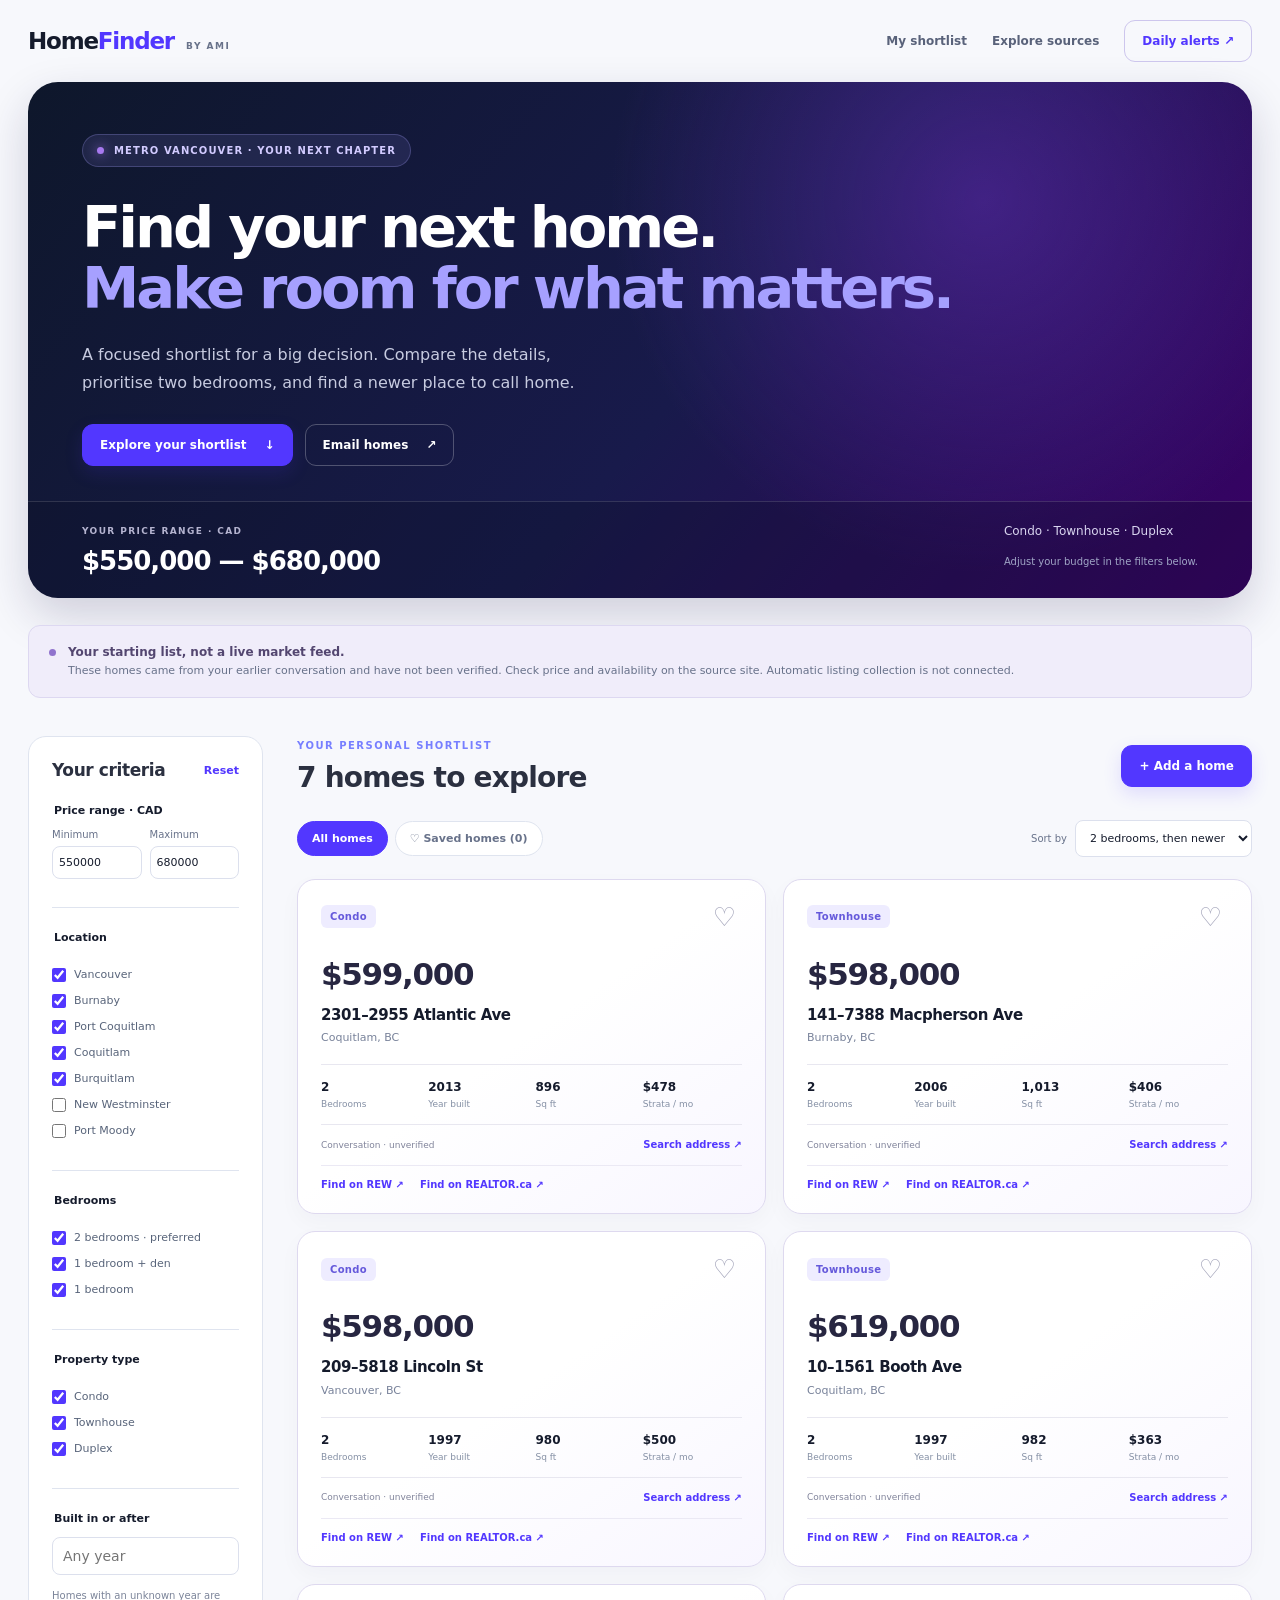
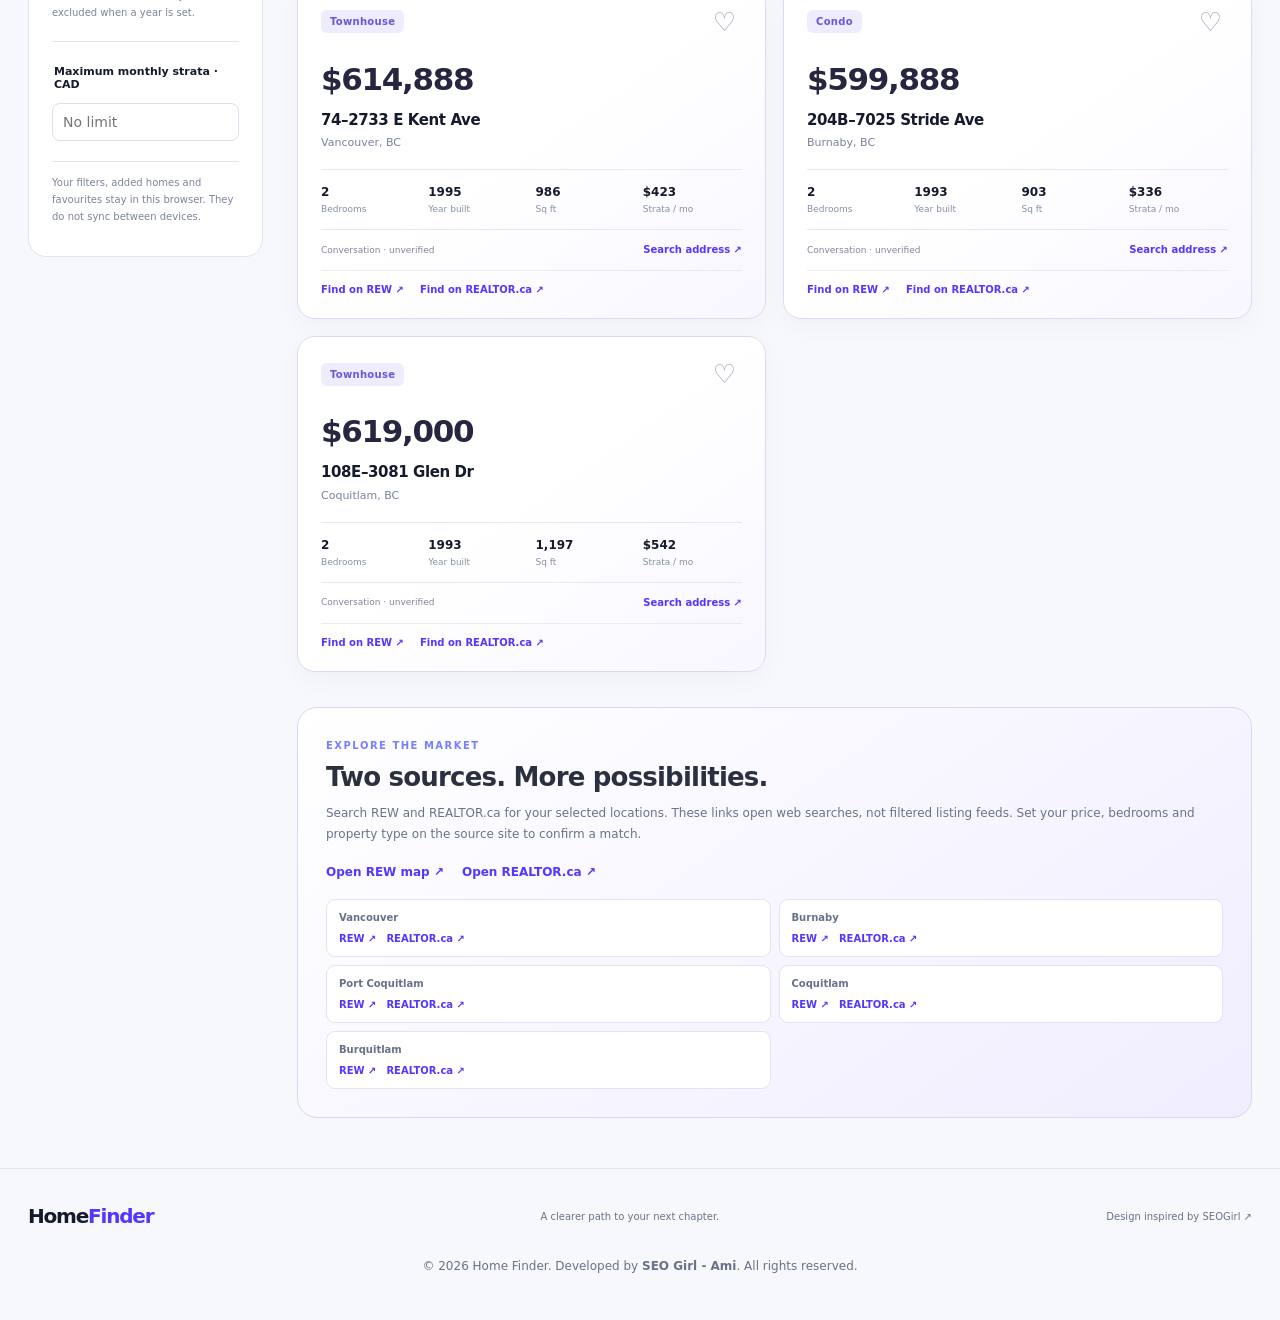
<file: index.html>
<!doctype html>
<html lang="en" dir="ltr"><head><meta charset="utf-8"><meta name="viewport" content="width=device-width,initial-scale=1"><title>Home Finder · Ami</title><meta name="description" content="A personal home shortlist for Metro Vancouver. Compare homes, explore REW and REALTOR.ca, and email your favourites."><link rel="icon" href="data:image/svg+xml,%3Csvg xmlns='http://www.w3.org/2000/svg' viewBox='0 0 32 32'%3E%3Crect width='32' height='32' rx='9' fill='%235237ff'/%3E%3Cpath d='M7 16L16 8l9 8v10h-7v-7h-4v7H7z' fill='white'/%3E%3C/svg%3E"><link rel="stylesheet" href="style.css"></head>
<body><header><a class="brand" href="./">Home<span>Finder</span><small>BY AMI</small></a><nav><a href="#workspace">My shortlist</a><a href="#sources">Explore sources</a><button id="daily-open" class="outline">Daily alerts ↗</button></nav></header>
<main><section class="intro"><div class="hero-copy"><span class="eyebrow badge"><i></i> METRO VANCOUVER · YOUR NEXT CHAPTER</span><h1>Find your next home.<br><em>Make room for what matters.</em></h1><p>A focused shortlist for a big decision. Compare the details,<br class="desktop-br"> prioritise two bedrooms, and find a newer place to call home.</p><div class="hero-actions"><a class="primary link-button" href="#workspace">Explore your shortlist <span>↓</span></a><button id="email-open" class="outline">Email homes <span>↗</span></button></div></div><div class="summary"><span>YOUR PRICE RANGE · CAD</span><strong id="budget-summary">$550,000 — $680,000</strong><div>Condo · Townhouse · Duplex</div><small>Adjust your budget in the filters below.</small></div></section>
<div class="notice"><span class="notice-dot"></span><div><strong>Your starting list, not a live market feed.</strong><p>These homes came from your earlier conversation and have not been verified. Check price and availability on the source site. Automatic listing collection is not connected.</p></div></div>
<section class="workspace" id="workspace"><aside class="filters"><div class="filter-title"><h2>Your criteria</h2><button id="reset" class="text-btn">Reset</button></div><fieldset><legend>Price range · CAD</legend><div class="prices"><label>Minimum<input id="min" type="number" min="0" step="1000" value="550000"></label><label>Maximum<input id="max" type="number" min="0" step="1000" value="680000"></label></div><p id="price-error" role="alert"></p></fieldset><fieldset><legend>Location</legend><div id="cities"></div></fieldset><fieldset><legend>Bedrooms</legend><div id="beds"></div></fieldset><fieldset><legend>Property type</legend><div id="types"></div></fieldset><fieldset><legend>Built in or after</legend><input id="year" aria-label="Earliest construction year" type="number" min="1900" max="2035" placeholder="Any year"><small>Homes with an unknown year are excluded when a year is set.</small></fieldset><fieldset><legend>Maximum monthly strata · CAD</legend><input id="strata" aria-label="Maximum monthly strata fee" type="number" min="0" step="1" placeholder="No limit"></fieldset><p class="local-note">Your filters, added homes and favourites stay in this browser. They do not sync between devices.</p></aside>
<section class="results"><div class="result-top"><div><span class="eyebrow">YOUR PERSONAL SHORTLIST</span><h2><span id="count">0</span> homes to explore</h2></div><button id="add-open" class="primary">+ Add a home</button></div><div class="toolbar"><div class="switcher"><button id="all" aria-pressed="true">All homes</button><button id="saved" aria-pressed="false">♡ Saved homes</button></div><label class="sort-label">Sort by<select id="sort"><option value="match">2 bedrooms, then newer</option><option value="year">Newest buildings</option><option value="price">Lowest price</option><option value="strata">Lowest strata</option><option value="added">Recently added</option></select></label></div><div id="cards" class="cards"></div>
<section class="sources" id="sources"><span class="eyebrow">EXPLORE THE MARKET</span><h2>Two sources. More possibilities.</h2><p>Search REW and REALTOR.ca for your selected locations. These links open web searches, not filtered listing feeds. Set your price, bedrooms and property type on the source site to confirm a match.</p><div class="source-direct"><a href="https://www.rew.ca/map" target="_blank" rel="noopener noreferrer">Open REW map ↗</a><a href="https://www.realtor.ca/" target="_blank" rel="noopener noreferrer">Open REALTOR.ca ↗</a></div><div id="source-links"></div></section></section></section></main>
<footer style="flex-wrap:wrap"><a class="brand" href="./">Home<span>Finder</span></a><span>A clearer path to your next chapter.</span><a href="https://www.seogirl.ca/" target="_blank" rel="noopener noreferrer">Design inspired by SEOGirl ↗</a><p style="flex-basis:100%;text-align:center;font-size:12px">© 2026 Home Finder. Developed by <strong>SEO Girl - Ami</strong>. All rights reserved.</p></footer>
<dialog id="daily"><div class="dialog-head"><h2>Fresh listings, daily.</h2><button class="close" aria-label="Close">×</button></div><div class="status-label">Automatic emails from this app: not connected</div><p>Use REW’s saved-search alerts for daily listing emails:</p><ol><li>Sign in to your REW account.</li><li>Choose your locations, $550,000–$680,000 budget, bedrooms and property types.</li><li>Select <b>Save Search</b>, then set <b>New listing property alerts</b> to <b>Daily</b>.</li></ol><div class="dialog-actions"><a class="primary link-button" href="https://www.rew.ca/map" target="_blank" rel="noopener noreferrer">Set up on REW ↗</a><a class="outline link-button" href="https://www.realtor.ca/" target="_blank" rel="noopener noreferrer">Explore REALTOR.ca ↗</a></div><p class="dialog-note">Alerts are managed by the source website. Adding an email address here does not subscribe you. Use “Email homes” to prepare a message with homes from your shortlist.</p></dialog>
<dialog id="add"><div class="dialog-head"><h2>Add a home</h2><button class="close" aria-label="Close">×</button></div><p>Paste a REW, REALTOR.ca or other listing link and enter its details. This saves the home in this browser; it does not import or verify the listing.</p><form id="add-form"><label>Address<input name="address" required maxlength="160"></label><label>Listing URL<input name="url" type="url" required placeholder="https://www.realtor.ca/…"></label><div class="form-grid"><label>Price · CAD<input name="price" type="number" required min="1" max="100000000"></label><label>Location<select name="city" id="add-city"></select></label><label>Bedrooms<select name="bed"><option value="2">2 bedrooms</option><option value="1den">1 bedroom + den</option><option value="1">1 bedroom</option></select></label><label>Property type<select name="type"><option value="Condo">Condo</option><option value="Townhouse">Townhouse</option><option value="Duplex">Duplex</option></select></label><label>Year built<input name="year" type="number" min="1900" max="2035"></label><label>Area · sq ft<input name="area" type="number" min="1" max="100000"></label><label>Monthly strata · CAD<input name="strata" type="number" min="0" max="100000" step="0.01"></label></div><p id="add-error" role="alert"></p><button class="primary" type="submit">Add to shortlist</button></form></dialog>
<dialog id="email"><div class="dialog-head"><h2>Email your shortlist</h2><button class="close" aria-label="Close">×</button></div><p>Prepare a message, then review and send it from your email app. No email is sent automatically.</p><form id="email-form"><label>To <span class="optional">(optional)</span><input id="email-to" type="email" placeholder="you@example.com" autocomplete="email" maxlength="254"></label><label>Include<select id="email-scope"><option value="saved">All saved homes</option><option value="visible">Currently visible homes</option></select></label><label>Subject<input id="email-subject" value="My Metro Vancouver home shortlist" required maxlength="160"></label><label>Message preview<textarea id="email-body" readonly rows="9"></textarea></label><p id="email-error" role="alert"></p><div class="dialog-actions"><button class="primary" type="submit">Open email draft ↗</button><button class="outline" type="button" id="download-email">Download email draft</button><button class="text-btn" type="button" id="copy-email">Copy message</button></div><p class="dialog-note">Requires an email app configured on your device. For a long shortlist, download the draft (.eml) or copy the message. The recipient address is not saved.</p></form></dialog>
<div id="toast" role="status" aria-live="polite"></div><script src="app.js"></script></body></html>
</file>
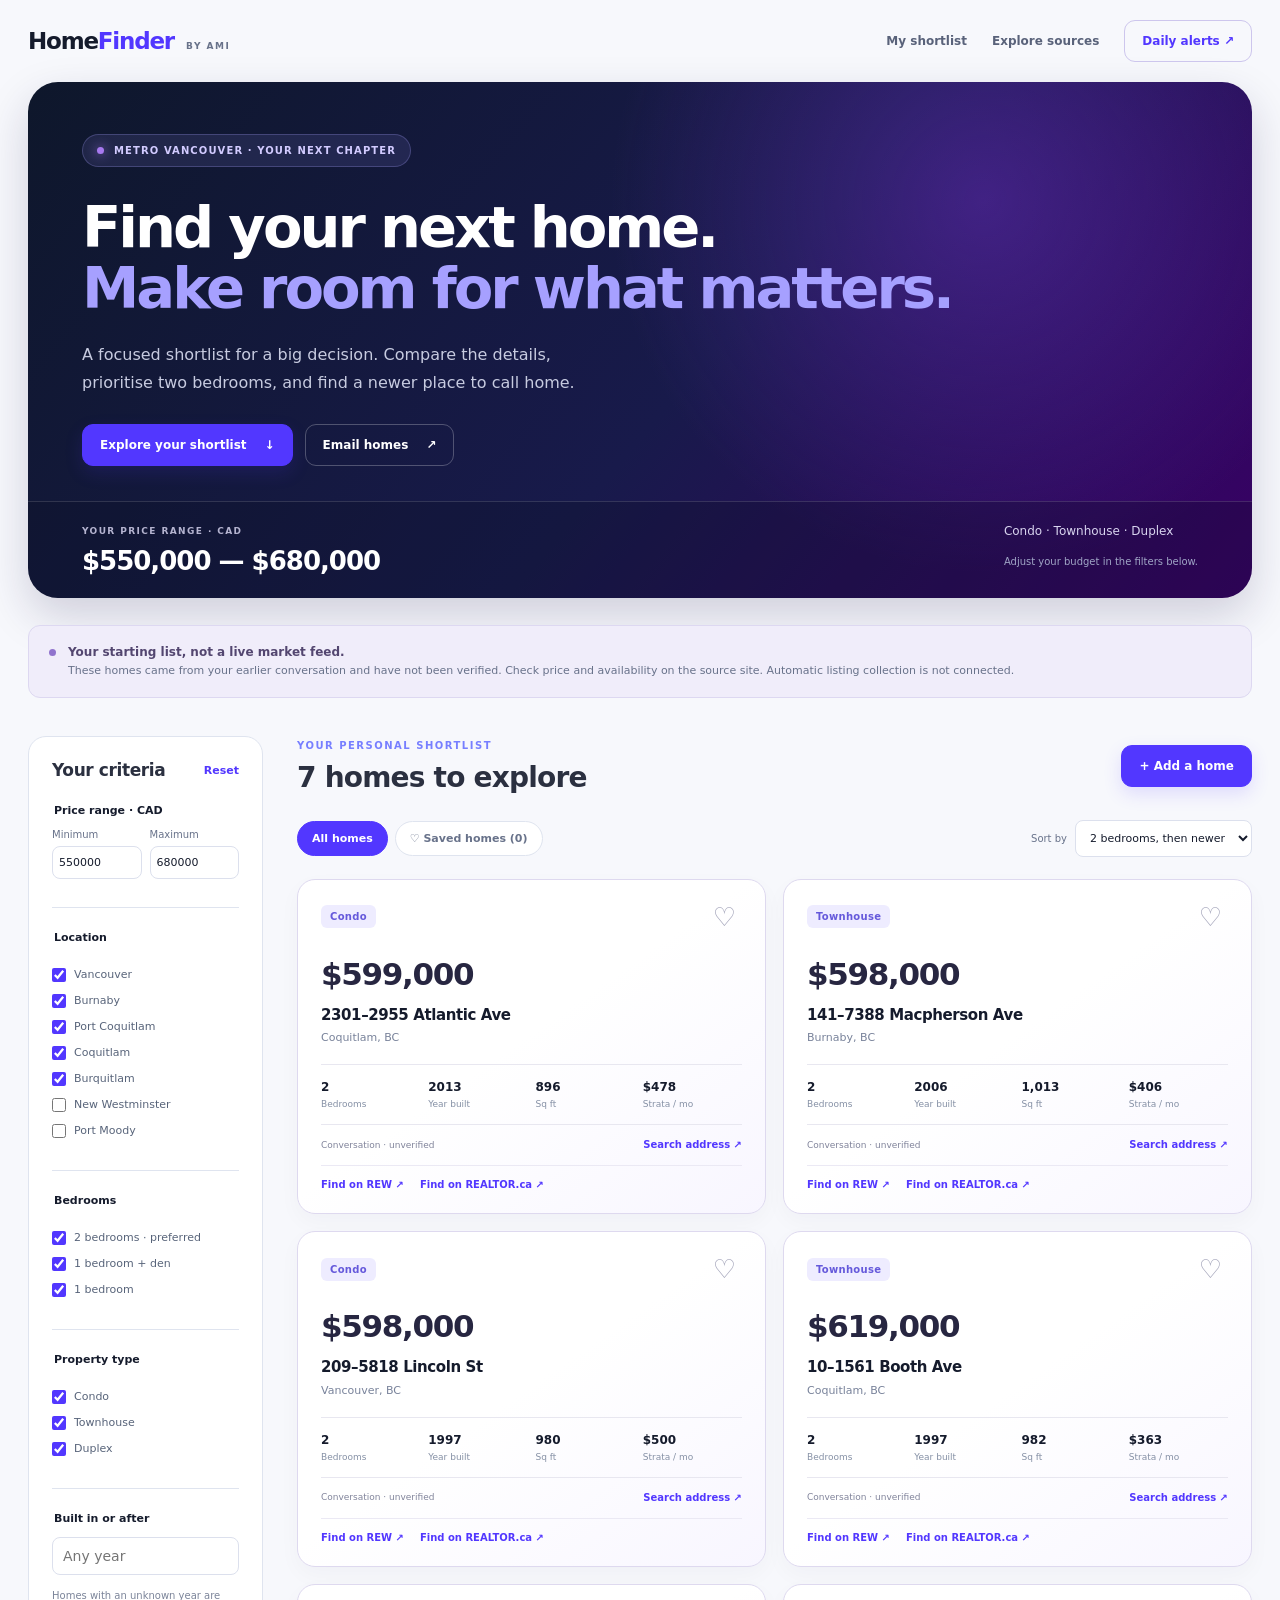
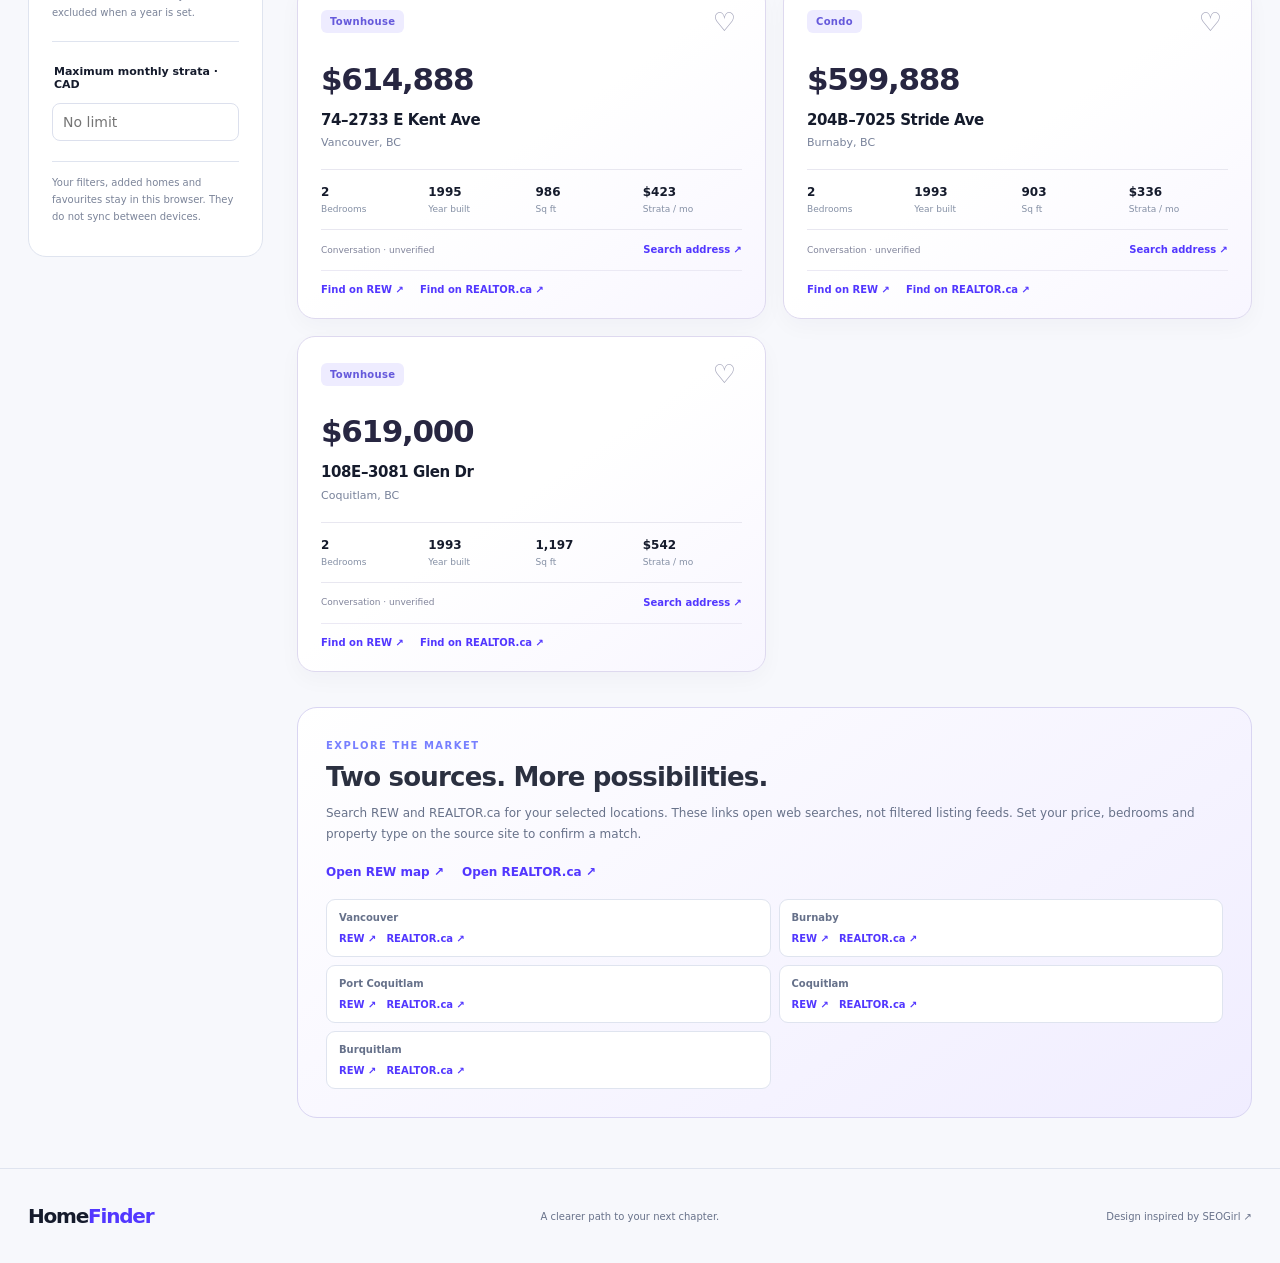
<file: source/index.html>
<!doctype html>
<html lang="en" dir="ltr"><head><meta charset="utf-8"><meta name="viewport" content="width=device-width,initial-scale=1"><title>Home Finder · Ami</title><meta name="description" content="A personal home shortlist for Metro Vancouver. Compare homes, explore REW and REALTOR.ca, and email your favourites."><link rel="icon" href="data:image/svg+xml,%3Csvg xmlns='http://www.w3.org/2000/svg' viewBox='0 0 32 32'%3E%3Crect width='32' height='32' rx='9' fill='%235237ff'/%3E%3Cpath d='M7 16L16 8l9 8v10h-7v-7h-4v7H7z' fill='white'/%3E%3C/svg%3E"><link rel="stylesheet" href="style.css"></head>
<body><header><a class="brand" href="./">Home<span>Finder</span><small>BY AMI</small></a><nav><a href="#workspace">My shortlist</a><a href="#sources">Explore sources</a><button id="daily-open" class="outline">Daily alerts ↗</button></nav></header>
<main><section class="intro"><div class="hero-copy"><span class="eyebrow badge"><i></i> METRO VANCOUVER · YOUR NEXT CHAPTER</span><h1>Find your next home.<br><em>Make room for what matters.</em></h1><p>A focused shortlist for a big decision. Compare the details,<br class="desktop-br"> prioritise two bedrooms, and find a newer place to call home.</p><div class="hero-actions"><a class="primary link-button" href="#workspace">Explore your shortlist <span>↓</span></a><button id="email-open" class="outline">Email homes <span>↗</span></button></div></div><div class="summary"><span>YOUR PRICE RANGE · CAD</span><strong id="budget-summary">$550,000 — $680,000</strong><div>Condo · Townhouse · Duplex</div><small>Adjust your budget in the filters below.</small></div></section>
<div class="notice"><span class="notice-dot"></span><div><strong>Your starting list, not a live market feed.</strong><p>These homes came from your earlier conversation and have not been verified. Check price and availability on the source site. Automatic listing collection is not connected.</p></div></div>
<section class="workspace" id="workspace"><aside class="filters"><div class="filter-title"><h2>Your criteria</h2><button id="reset" class="text-btn">Reset</button></div><fieldset><legend>Price range · CAD</legend><div class="prices"><label>Minimum<input id="min" type="number" min="0" step="1000" value="550000"></label><label>Maximum<input id="max" type="number" min="0" step="1000" value="680000"></label></div><p id="price-error" role="alert"></p></fieldset><fieldset><legend>Location</legend><div id="cities"></div></fieldset><fieldset><legend>Bedrooms</legend><div id="beds"></div></fieldset><fieldset><legend>Property type</legend><div id="types"></div></fieldset><fieldset><legend>Built in or after</legend><input id="year" aria-label="Earliest construction year" type="number" min="1900" max="2035" placeholder="Any year"><small>Homes with an unknown year are excluded when a year is set.</small></fieldset><fieldset><legend>Maximum monthly strata · CAD</legend><input id="strata" aria-label="Maximum monthly strata fee" type="number" min="0" step="1" placeholder="No limit"></fieldset><p class="local-note">Your filters, added homes and favourites stay in this browser. They do not sync between devices.</p></aside>
<section class="results"><div class="result-top"><div><span class="eyebrow">YOUR PERSONAL SHORTLIST</span><h2><span id="count">0</span> homes to explore</h2></div><button id="add-open" class="primary">+ Add a home</button></div><div class="toolbar"><div class="switcher"><button id="all" aria-pressed="true">All homes</button><button id="saved" aria-pressed="false">♡ Saved homes</button></div><label class="sort-label">Sort by<select id="sort"><option value="match">2 bedrooms, then newer</option><option value="year">Newest buildings</option><option value="price">Lowest price</option><option value="strata">Lowest strata</option><option value="added">Recently added</option></select></label></div><div id="cards" class="cards"></div>
<section class="sources" id="sources"><span class="eyebrow">EXPLORE THE MARKET</span><h2>Two sources. More possibilities.</h2><p>Search REW and REALTOR.ca for your selected locations. These links open web searches, not filtered listing feeds. Set your price, bedrooms and property type on the source site to confirm a match.</p><div class="source-direct"><a href="https://www.rew.ca/map" target="_blank" rel="noopener noreferrer">Open REW map ↗</a><a href="https://www.realtor.ca/" target="_blank" rel="noopener noreferrer">Open REALTOR.ca ↗</a></div><div id="source-links"></div></section></section></section></main>
<footer><a class="brand" href="./">Home<span>Finder</span></a><span>A clearer path to your next chapter.</span><a href="https://www.seogirl.ca/" target="_blank" rel="noopener noreferrer">Design inspired by SEOGirl ↗</a></footer>
<dialog id="daily"><div class="dialog-head"><h2>Fresh listings, daily.</h2><button class="close" aria-label="Close">×</button></div><div class="status-label">Automatic emails from this app: not connected</div><p>Use REW’s saved-search alerts for daily listing emails:</p><ol><li>Sign in to your REW account.</li><li>Choose your locations, $550,000–$680,000 budget, bedrooms and property types.</li><li>Select <b>Save Search</b>, then set <b>New listing property alerts</b> to <b>Daily</b>.</li></ol><div class="dialog-actions"><a class="primary link-button" href="https://www.rew.ca/map" target="_blank" rel="noopener noreferrer">Set up on REW ↗</a><a class="outline link-button" href="https://www.realtor.ca/" target="_blank" rel="noopener noreferrer">Explore REALTOR.ca ↗</a></div><p class="dialog-note">Alerts are managed by the source website. Adding an email address here does not subscribe you. Use “Email homes” to prepare a message with homes from your shortlist.</p></dialog>
<dialog id="add"><div class="dialog-head"><h2>Add a home</h2><button class="close" aria-label="Close">×</button></div><p>Paste a REW, REALTOR.ca or other listing link and enter its details. This saves the home in this browser; it does not import or verify the listing.</p><form id="add-form"><label>Address<input name="address" required maxlength="160"></label><label>Listing URL<input name="url" type="url" required placeholder="https://www.realtor.ca/…"></label><div class="form-grid"><label>Price · CAD<input name="price" type="number" required min="1" max="100000000"></label><label>Location<select name="city" id="add-city"></select></label><label>Bedrooms<select name="bed"><option value="2">2 bedrooms</option><option value="1den">1 bedroom + den</option><option value="1">1 bedroom</option></select></label><label>Property type<select name="type"><option value="Condo">Condo</option><option value="Townhouse">Townhouse</option><option value="Duplex">Duplex</option></select></label><label>Year built<input name="year" type="number" min="1900" max="2035"></label><label>Area · sq ft<input name="area" type="number" min="1" max="100000"></label><label>Monthly strata · CAD<input name="strata" type="number" min="0" max="100000" step="0.01"></label></div><p id="add-error" role="alert"></p><button class="primary" type="submit">Add to shortlist</button></form></dialog>
<dialog id="email"><div class="dialog-head"><h2>Email your shortlist</h2><button class="close" aria-label="Close">×</button></div><p>Prepare a message, then review and send it from your email app. No email is sent automatically.</p><form id="email-form"><label>To <span class="optional">(optional)</span><input id="email-to" type="email" placeholder="you@example.com" autocomplete="email" maxlength="254"></label><label>Include<select id="email-scope"><option value="saved">All saved homes</option><option value="visible">Currently visible homes</option></select></label><label>Subject<input id="email-subject" value="My Metro Vancouver home shortlist" required maxlength="160"></label><label>Message preview<textarea id="email-body" readonly rows="9"></textarea></label><p id="email-error" role="alert"></p><div class="dialog-actions"><button class="primary" type="submit">Open email draft ↗</button><button class="outline" type="button" id="download-email">Download email draft</button><button class="text-btn" type="button" id="copy-email">Copy message</button></div><p class="dialog-note">Requires an email app configured on your device. For a long shortlist, download the draft (.eml) or copy the message. The recipient address is not saved.</p></form></dialog>
<div id="toast" role="status" aria-live="polite"></div><script src="app.js"></script></body></html>
</file>
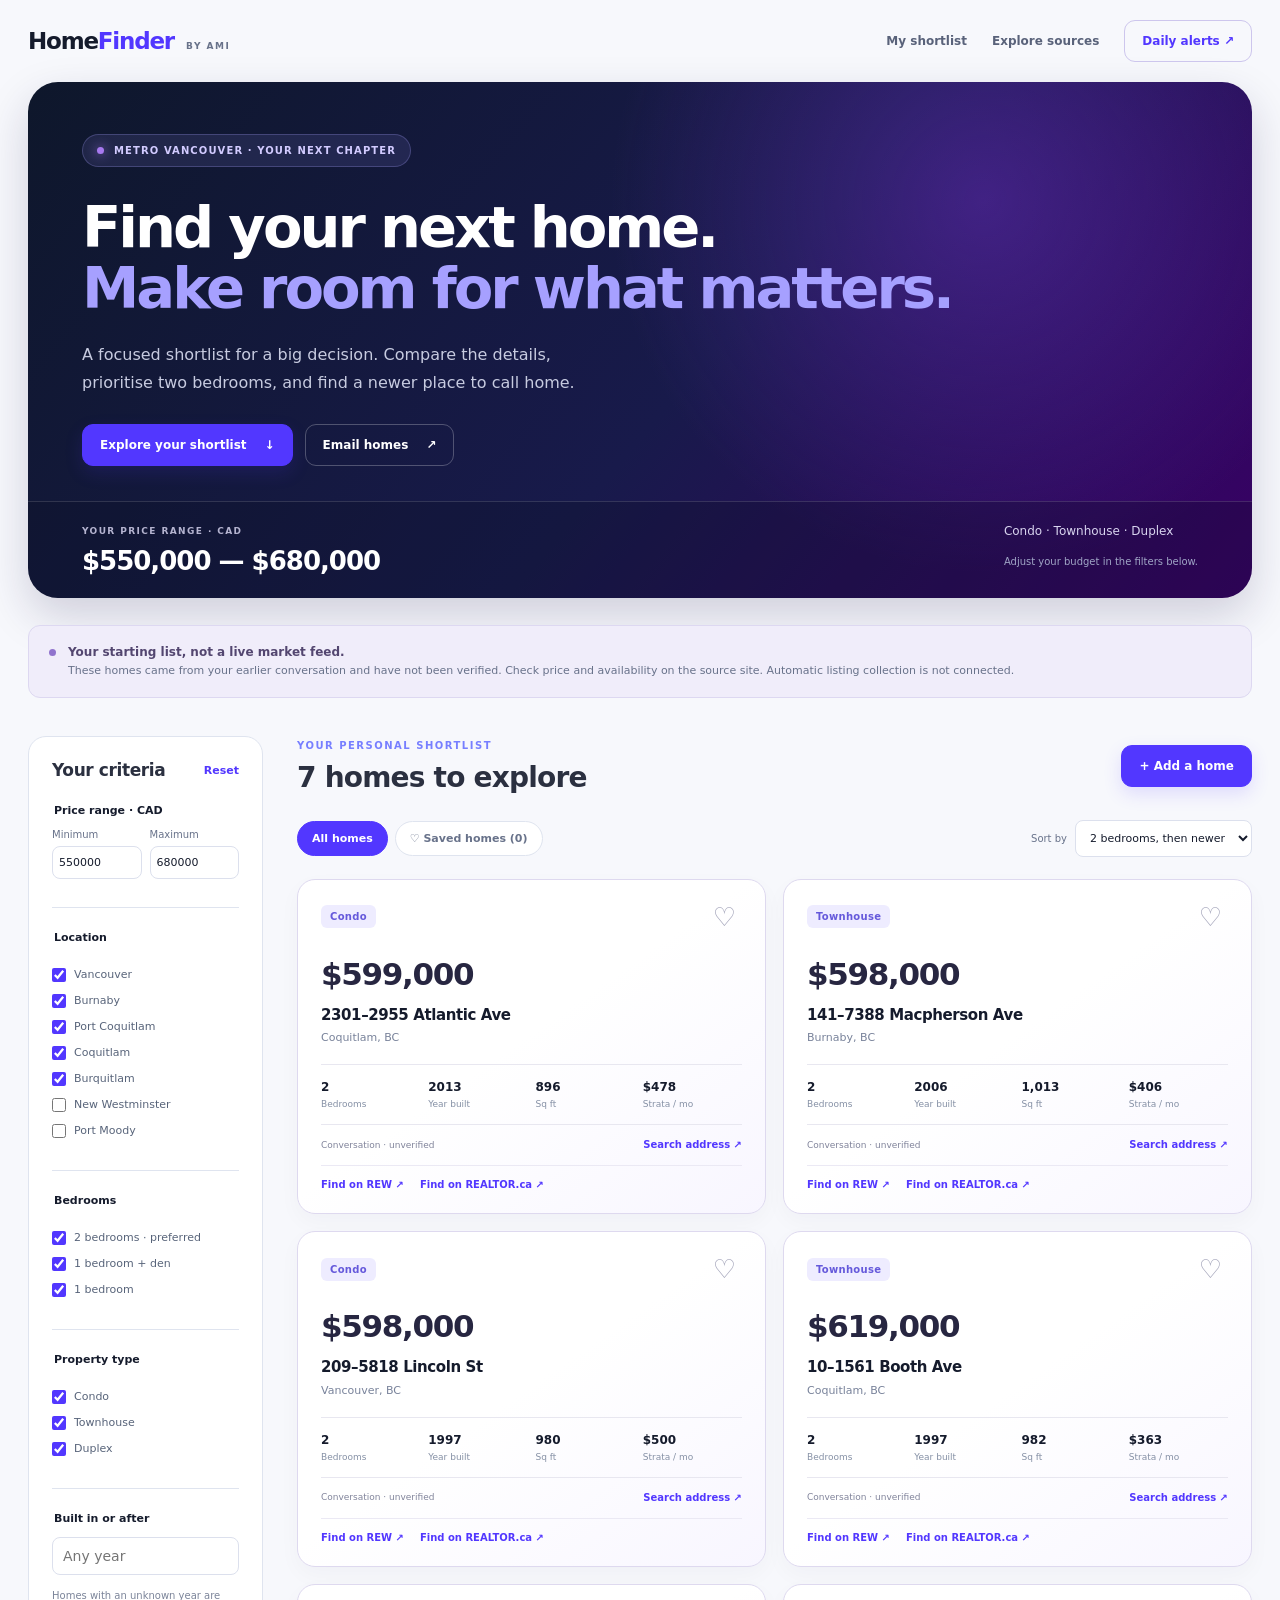
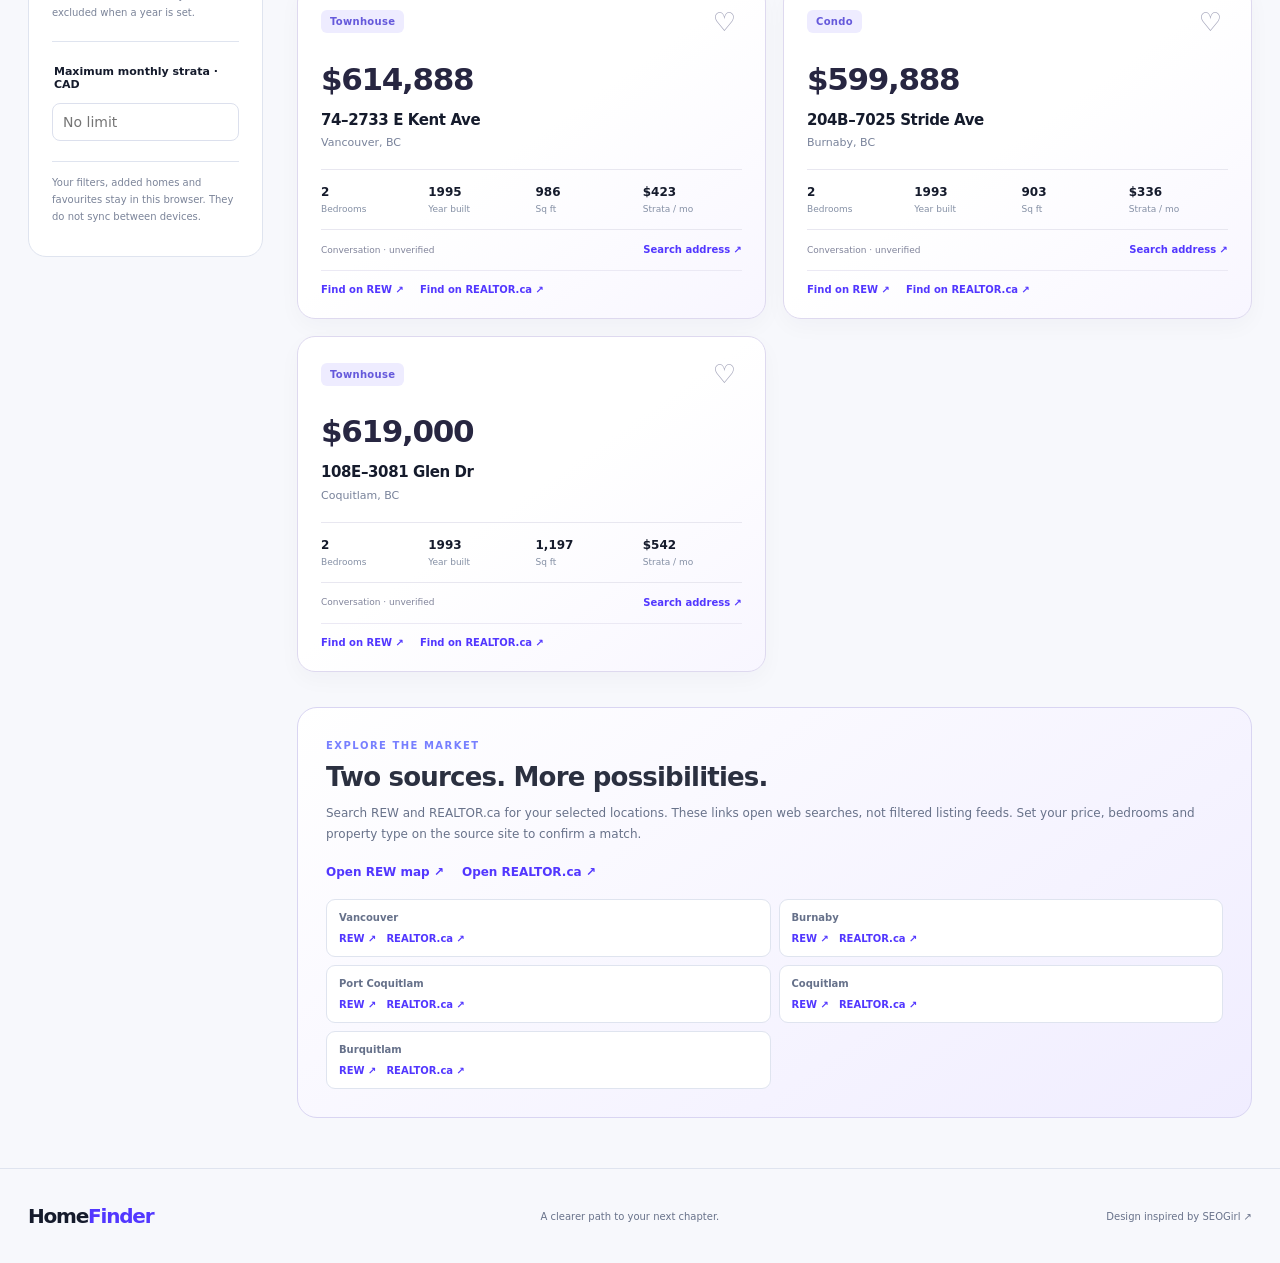
<file: home-finder.html>
<!doctype html>
<html lang="en" dir="ltr"><head><meta charset="utf-8"><meta name="viewport" content="width=device-width,initial-scale=1"><title>Home Finder · Ami</title><meta name="description" content="A personal home shortlist for Metro Vancouver. Compare homes, explore REW and REALTOR.ca, and email your favourites."><link rel="icon" href="data:image/svg+xml,%3Csvg xmlns='http://www.w3.org/2000/svg' viewBox='0 0 32 32'%3E%3Crect width='32' height='32' rx='9' fill='%235237ff'/%3E%3Cpath d='M7 16L16 8l9 8v10h-7v-7h-4v7H7z' fill='white'/%3E%3C/svg%3E"><style>:root{--navy:#10182d;--violet:#5237ff;--purple:#7c61ff;--lav:#a99bff;--mint:#43e6ad;--paper:#f7f8fc;--ink:#151b2c;--muted:#68728a;--line:#dfe4ef}*{box-sizing:border-box}html{scroll-behavior:smooth;scroll-padding-top:24px}body{margin:0;background:var(--paper);color:var(--ink);font-family:Inter,ui-sans-serif,system-ui,-apple-system,BlinkMacSystemFont,"Segoe UI",sans-serif;font-size:14px}button,input,select,textarea{font:inherit}button,a,input,select,textarea{outline-offset:4px}button{cursor:pointer}a{color:inherit;text-decoration:none}header{height:82px;max-width:1300px;padding:0 28px;margin:auto;display:flex;align-items:center;justify-content:space-between;gap:16px}.brand{display:flex;align-items:baseline;font-size:23px;font-weight:800;letter-spacing:-1.2px}.brand>span{color:var(--violet)}.brand small{font-size:9px;letter-spacing:1.5px;margin-left:12px;color:var(--muted)}nav{display:flex;align-items:center;gap:25px;font-size:12px;font-weight:650;color:#59627a}nav>a:hover{color:var(--violet)}main{max-width:1300px;margin:auto;padding:0 28px}.intro{padding:52px 54px 0;color:#fff;border-radius:30px;background:radial-gradient(circle at 78% 23%,rgba(99,46,183,.5),transparent 36%),linear-gradient(130deg,#0e172b 0%,#181a4b 55%,#390066 100%);box-shadow:0 18px 45px #1c18472e;overflow:hidden}.eyebrow{font-size:10px;font-weight:800;color:#777fff;letter-spacing:1.5px}.badge{display:inline-flex;gap:10px;align-items:center;color:#d2cbff;background:#9b91ff1f;border:1px solid #aaa4ff40;border-radius:999px;padding:10px 14px;letter-spacing:1.1px}.badge i{width:7px;height:7px;border-radius:50%;background:#a779ef;box-shadow:0 0 12px #a779ef}h1{font-size:clamp(36px,4.5vw,60px);line-height:1.06;font-weight:750;letter-spacing:-3px;margin:30px 0 22px}h1 em{font-style:normal;color:#a6a0ff}p{line-height:1.75;color:var(--muted);margin:8px 0}h2{font-size:25px;line-height:1.2;letter-spacing:-.8px;font-weight:750;margin:0;color:#2b3040}.intro p{font-size:16px;color:#c7cbe0}.hero-actions{display:flex;gap:12px;margin:27px 0 35px}.primary,.outline{display:inline-flex;align-items:center;justify-content:center;gap:18px;border-radius:11px;padding:12px 17px;font-size:12px;font-weight:750;min-height:42px}.primary{background:var(--violet);color:#fff;border:1px solid var(--violet);box-shadow:0 7px 18px #5237ff25}.primary:hover{background:#4026ec}.outline{background:transparent;color:var(--violet);border:1px solid #cdc6ed}.intro .outline{color:#fff;border-color:#ffffff40}.intro .outline:hover{background:#ffffff0a}.summary{display:grid;grid-template-columns:1fr auto;align-items:center;gap:8px 28px;margin:0 -54px;padding:22px 54px;background:#090d2340;border-top:1px solid #ffffff22}.summary>span{font-size:9px;letter-spacing:1.4px;color:#b5b4d0;font-weight:700}.summary strong{grid-column:1;grid-row:2;font-size:26px;font-weight:700;letter-spacing:-1px}.summary div{grid-column:2;grid-row:1;font-size:12px;color:#d8d4ef}.summary small{grid-column:2;grid-row:2;font-size:10px;color:#a0a6c6}.notice{display:flex;gap:12px;padding:17px 20px;margin-top:27px;border:1px solid #ddd8f1;background:#f0edfa;border-radius:12px}.notice strong{font-size:12px;font-weight:650;color:#534670}.notice p{font-size:11px;line-height:1.65;margin:3px 0 0}.notice-dot{width:7px;height:7px;border-radius:50%;background:#9073cd;flex-shrink:0;margin-top:6px}.workspace{display:grid;grid-template-columns:235px minmax(0,1fr);gap:34px;margin-top:38px}.filters{background:#fff;border:1px solid var(--line);border-radius:18px;padding:23px;height:max-content}.filter-title{display:flex;justify-content:space-between;align-items:center;gap:10px}.filter-title h2{font-size:17px;letter-spacing:-.4px}.text-btn{background:none;border:0;font-size:11px;color:var(--violet);padding:0;font-weight:650}.filters fieldset{margin:23px 0 0;padding:0 0 20px;border:0;border-bottom:1px solid var(--line)}legend{font-size:11px;margin-bottom:12px;font-weight:750}.prices{display:flex;gap:8px}.prices label{width:50%;font-size:10px;color:var(--muted)}input,select,textarea{border:1px solid #dce0ed;background:#fff;color:var(--ink);border-radius:8px;padding:10px;width:100%;min-width:0}input:focus,select:focus,textarea:focus{outline:2px solid #b4a9ff;outline-offset:1px}.prices input{font-size:11px;padding:9px 6px;margin-top:6px}.check{display:flex;gap:8px;align-items:center;font-size:11px;margin:12px 0;cursor:pointer;color:#58647a}.check input{width:14px;height:14px;margin:0;accent-color:var(--violet)}.filters small,.local-note{font-size:10px;line-height:1.7;color:#7b8499;display:block;margin-top:12px}.result-top{display:flex;justify-content:space-between;align-items:center;gap:12px}.result-top h2{margin-top:9px;font-size:28px}.toolbar{display:flex;align-items:center;justify-content:space-between;gap:12px;margin:25px 0 22px}.switcher{display:flex;gap:7px}.switcher button{border:1px solid var(--line);border-radius:999px;background:#fff;font-size:11px;color:#68728a;padding:10px 14px;font-weight:650}.switcher button[aria-pressed=true]{color:#fff;border-color:var(--violet);background:var(--violet)}.sort-label{display:flex;gap:8px;align-items:center;white-space:nowrap;font-size:10px;color:var(--muted)}select{font-size:11px}.cards{display:grid;grid-template-columns:repeat(2,minmax(0,1fr));gap:17px}.card{background:linear-gradient(145deg,#fff 48%,#f8f6ff);border:1px solid #ded9ef;border-radius:18px;padding:23px;position:relative;box-shadow:0 8px 22px #131d3b08;transition:transform .2s,box-shadow .2s}.card:hover{transform:translateY(-3px);box-shadow:0 15px 30px #5237ff12}.card-top{display:flex;justify-content:space-between;align-items:center}.kind{font-size:10px;font-weight:700;letter-spacing:.3px;color:#6559db;background:#eeecff;border-radius:6px;padding:6px 9px}.favorite{background:transparent;border:0;color:#a2a3b9;font-size:26px;line-height:1}.favorite.active{color:var(--violet)}.price{font-size:31px;font-weight:750;letter-spacing:-1.3px;display:block;margin:25px 0 12px;color:#272641}.address{font-size:15px;font-weight:700;line-height:1.5;letter-spacing:-.4px;margin:0;overflow-wrap:anywhere}.location{font-size:11px;color:#78829a;margin-top:5px}.specs{display:grid;grid-template-columns:repeat(4,1fr);gap:8px;border-top:1px solid #e8e7f0;border-bottom:1px solid #e8e7f0;padding:15px 0;margin-top:20px;font-size:12px;font-weight:650}.specs small{font-size:9px;color:#8590a5;display:block;margin-top:5px;font-weight:400}.card-bottom{margin-top:14px;display:flex;flex-wrap:wrap;justify-content:space-between;gap:12px;align-items:center;font-size:10px}.card-bottom a,.card-links a{color:var(--violet);font-weight:650}.unverified{font-size:9px;color:#81849b}.card-links{display:flex;gap:16px;margin-top:15px;font-size:10px;border-top:1px solid #ebe9f4;padding-top:13px}.empty{grid-column:1/-1;padding:60px 20px;text-align:center;border:1px dashed #cec7ef;background:#f8f6ff;border-radius:18px}.empty h2{font-size:22px}.empty p{font-size:13px}.sources{margin-top:35px;padding:28px;border:1px solid #d9d5f2;border-radius:20px;background:linear-gradient(145deg,#fff,#f0edff)}.sources h2{margin:10px 0;font-size:26px}.sources p{font-size:12px}.source-direct{display:flex;gap:18px;margin-top:20px;font-size:12px;font-weight:700;color:var(--violet)}#source-links{display:grid;grid-template-columns:1fr 1fr;gap:8px;margin-top:20px}.source-row{display:flex;flex-wrap:wrap;align-items:center;gap:10px;padding:12px;border:1px solid var(--line);border-radius:9px;background:#fff;font-size:10px}.source-row strong{width:100%;color:#66718a}.source-row a{color:var(--violet);font-weight:650}footer{display:flex;justify-content:space-between;align-items:center;gap:20px;margin:50px auto 0;padding:35px 28px;max-width:1300px;border-top:1px solid var(--line);font-size:10px;color:var(--muted)}footer .brand{font-size:20px;color:var(--ink)}dialog{border:1px solid var(--line);border-radius:22px;padding:30px;max-width:590px;width:calc(100% - 28px);color:var(--ink);font:14px/1.6 Inter,ui-sans-serif,system-ui,-apple-system,BlinkMacSystemFont,"Segoe UI",sans-serif;max-height:90vh;box-shadow:0 25px 100px #10182d40}dialog::backdrop{background:#10182d88;backdrop-filter:blur(5px)}.dialog-head{display:flex;justify-content:space-between;align-items:center;margin-bottom:18px}.close{background:none;border:0;font-size:27px;color:#76728c}.status-label{color:#6f5687;background:#f0ebfa;padding:11px;border-radius:8px;font-size:11px}dialog p{font-size:12px}ol{padding-left:22px;line-height:1.85;color:#68728a;font-size:12px}ol li{margin:12px 0}.link-button{display:inline-flex}.dialog-note{font-size:10px!important;margin-top:22px;border-top:1px solid var(--line);padding-top:15px}.dialog-actions{display:flex;flex-wrap:wrap;gap:10px;align-items:center}form{margin-top:19px}form label{display:block;font-size:11px;font-weight:650;margin-bottom:15px}form input,form select,form textarea{margin-top:6px;font-weight:400}.form-grid{display:grid;grid-template-columns:1fr 1fr;gap:0 15px}textarea{resize:vertical;font-size:11px;line-height:1.65;background:#f9f9fc}.optional{font-weight:400;color:var(--muted)}#toast{position:fixed;bottom:22px;left:50%;transform:translateX(-50%);background:var(--navy);color:#fff;padding:13px 22px;border-radius:11px;box-shadow:0 5px 30px #0002;display:none;z-index:10;font-size:12px;max-width:90vw;min-width:240px;text-align:center}#price-error,#add-error,#email-error{color:#b15335;font-size:11px}.delete-btn{background:none;border:0;color:#9a7385;font-size:10px;margin-top:13px;padding:0}@media(prefers-reduced-motion:reduce){html{scroll-behavior:auto}*{transition:none!important}}@media(max-width:1000px){.workspace{grid-template-columns:210px minmax(0,1fr);gap:22px}.filters{padding:18px}.card{padding:18px}.toolbar{align-items:flex-start;flex-direction:column}.specs{gap:5px;font-size:11px}.intro{padding:42px 35px 0}.summary{margin:0 -35px;padding:22px 35px}h1{letter-spacing:-2px}}@media(max-width:760px){header{padding:0 18px}nav>a{display:none}main{padding:0 18px}.intro{border-radius:24px;padding:35px 25px 0}h1{font-size:38px;letter-spacing:-1.8px}.intro p{font-size:14px}.desktop-br{display:none}.summary{margin:0 -25px;padding:20px 25px}.summary strong{font-size:22px}.summary div{font-size:10px}.summary small{font-size:9px}.workspace{display:flex;flex-direction:column;gap:28px}.filters{display:grid;grid-template-columns:1fr 1fr;gap:17px;padding:20px}.filter-title,.local-note{grid-column:1/-1}.filters fieldset{margin:0}.toolbar{flex-direction:row;flex-wrap:wrap}.result-top h2{font-size:25px}.cards{grid-template-columns:1fr 1fr}.badge{font-size:8px;letter-spacing:.8px}footer{flex-wrap:wrap;padding:25px 18px}}@media(max-width:480px){.cards{grid-template-columns:1fr}.summary{display:block}.summary strong{display:block;margin:9px 0 14px}.summary div{margin-bottom:5px}.hero-actions{gap:8px;flex-wrap:wrap}.primary,.outline{padding:11px 13px;font-size:11px}.brand{font-size:20px}.brand small{display:none}h1{font-size:35px}#source-links{grid-template-columns:1fr}.sources{padding:22px}.source-direct{flex-wrap:wrap}.card{padding:23px}.specs{font-size:12px}.notice{padding:15px}.result-top h2{font-size:23px}dialog{padding:23px}.form-grid{gap:0 10px}}
</style></head>
<body><header><a class="brand" href="./">Home<span>Finder</span><small>BY AMI</small></a><nav><a href="#workspace">My shortlist</a><a href="#sources">Explore sources</a><button id="daily-open" class="outline">Daily alerts ↗</button></nav></header>
<main><section class="intro"><div class="hero-copy"><span class="eyebrow badge"><i></i> METRO VANCOUVER · YOUR NEXT CHAPTER</span><h1>Find your next home.<br><em>Make room for what matters.</em></h1><p>A focused shortlist for a big decision. Compare the details,<br class="desktop-br"> prioritise two bedrooms, and find a newer place to call home.</p><div class="hero-actions"><a class="primary link-button" href="#workspace">Explore your shortlist <span>↓</span></a><button id="email-open" class="outline">Email homes <span>↗</span></button></div></div><div class="summary"><span>YOUR PRICE RANGE · CAD</span><strong id="budget-summary">$550,000 — $680,000</strong><div>Condo · Townhouse · Duplex</div><small>Adjust your budget in the filters below.</small></div></section>
<div class="notice"><span class="notice-dot"></span><div><strong>Your starting list, not a live market feed.</strong><p>These homes came from your earlier conversation and have not been verified. Check price and availability on the source site. Automatic listing collection is not connected.</p></div></div>
<section class="workspace" id="workspace"><aside class="filters"><div class="filter-title"><h2>Your criteria</h2><button id="reset" class="text-btn">Reset</button></div><fieldset><legend>Price range · CAD</legend><div class="prices"><label>Minimum<input id="min" type="number" min="0" step="1000" value="550000"></label><label>Maximum<input id="max" type="number" min="0" step="1000" value="680000"></label></div><p id="price-error" role="alert"></p></fieldset><fieldset><legend>Location</legend><div id="cities"></div></fieldset><fieldset><legend>Bedrooms</legend><div id="beds"></div></fieldset><fieldset><legend>Property type</legend><div id="types"></div></fieldset><fieldset><legend>Built in or after</legend><input id="year" aria-label="Earliest construction year" type="number" min="1900" max="2035" placeholder="Any year"><small>Homes with an unknown year are excluded when a year is set.</small></fieldset><fieldset><legend>Maximum monthly strata · CAD</legend><input id="strata" aria-label="Maximum monthly strata fee" type="number" min="0" step="1" placeholder="No limit"></fieldset><p class="local-note">Your filters, added homes and favourites stay in this browser. They do not sync between devices.</p></aside>
<section class="results"><div class="result-top"><div><span class="eyebrow">YOUR PERSONAL SHORTLIST</span><h2><span id="count">0</span> homes to explore</h2></div><button id="add-open" class="primary">+ Add a home</button></div><div class="toolbar"><div class="switcher"><button id="all" aria-pressed="true">All homes</button><button id="saved" aria-pressed="false">♡ Saved homes</button></div><label class="sort-label">Sort by<select id="sort"><option value="match">2 bedrooms, then newer</option><option value="year">Newest buildings</option><option value="price">Lowest price</option><option value="strata">Lowest strata</option><option value="added">Recently added</option></select></label></div><div id="cards" class="cards"></div>
<section class="sources" id="sources"><span class="eyebrow">EXPLORE THE MARKET</span><h2>Two sources. More possibilities.</h2><p>Search REW and REALTOR.ca for your selected locations. These links open web searches, not filtered listing feeds. Set your price, bedrooms and property type on the source site to confirm a match.</p><div class="source-direct"><a href="https://www.rew.ca/map" target="_blank" rel="noopener noreferrer">Open REW map ↗</a><a href="https://www.realtor.ca/" target="_blank" rel="noopener noreferrer">Open REALTOR.ca ↗</a></div><div id="source-links"></div></section></section></section></main>
<footer><a class="brand" href="./">Home<span>Finder</span></a><span>A clearer path to your next chapter.</span><a href="https://www.seogirl.ca/" target="_blank" rel="noopener noreferrer">Design inspired by SEOGirl ↗</a></footer>
<dialog id="daily"><div class="dialog-head"><h2>Fresh listings, daily.</h2><button class="close" aria-label="Close">×</button></div><div class="status-label">Automatic emails from this app: not connected</div><p>Use REW’s saved-search alerts for daily listing emails:</p><ol><li>Sign in to your REW account.</li><li>Choose your locations, $550,000–$680,000 budget, bedrooms and property types.</li><li>Select <b>Save Search</b>, then set <b>New listing property alerts</b> to <b>Daily</b>.</li></ol><div class="dialog-actions"><a class="primary link-button" href="https://www.rew.ca/map" target="_blank" rel="noopener noreferrer">Set up on REW ↗</a><a class="outline link-button" href="https://www.realtor.ca/" target="_blank" rel="noopener noreferrer">Explore REALTOR.ca ↗</a></div><p class="dialog-note">Alerts are managed by the source website. Adding an email address here does not subscribe you. Use “Email homes” to prepare a message with homes from your shortlist.</p></dialog>
<dialog id="add"><div class="dialog-head"><h2>Add a home</h2><button class="close" aria-label="Close">×</button></div><p>Paste a REW, REALTOR.ca or other listing link and enter its details. This saves the home in this browser; it does not import or verify the listing.</p><form id="add-form"><label>Address<input name="address" required maxlength="160"></label><label>Listing URL<input name="url" type="url" required placeholder="https://www.realtor.ca/…"></label><div class="form-grid"><label>Price · CAD<input name="price" type="number" required min="1" max="100000000"></label><label>Location<select name="city" id="add-city"></select></label><label>Bedrooms<select name="bed"><option value="2">2 bedrooms</option><option value="1den">1 bedroom + den</option><option value="1">1 bedroom</option></select></label><label>Property type<select name="type"><option value="Condo">Condo</option><option value="Townhouse">Townhouse</option><option value="Duplex">Duplex</option></select></label><label>Year built<input name="year" type="number" min="1900" max="2035"></label><label>Area · sq ft<input name="area" type="number" min="1" max="100000"></label><label>Monthly strata · CAD<input name="strata" type="number" min="0" max="100000" step="0.01"></label></div><p id="add-error" role="alert"></p><button class="primary" type="submit">Add to shortlist</button></form></dialog>
<dialog id="email"><div class="dialog-head"><h2>Email your shortlist</h2><button class="close" aria-label="Close">×</button></div><p>Prepare a message, then review and send it from your email app. No email is sent automatically.</p><form id="email-form"><label>To <span class="optional">(optional)</span><input id="email-to" type="email" placeholder="you@example.com" autocomplete="email" maxlength="254"></label><label>Include<select id="email-scope"><option value="saved">All saved homes</option><option value="visible">Currently visible homes</option></select></label><label>Subject<input id="email-subject" value="My Metro Vancouver home shortlist" required maxlength="160"></label><label>Message preview<textarea id="email-body" readonly rows="9"></textarea></label><p id="email-error" role="alert"></p><div class="dialog-actions"><button class="primary" type="submit">Open email draft ↗</button><button class="outline" type="button" id="download-email">Download email draft</button><button class="text-btn" type="button" id="copy-email">Copy message</button></div><p class="dialog-note">Requires an email app configured on your device. For a long shortlist, download the draft (.eml) or copy the message. The recipient address is not saved.</p></form></dialog>
<div id="toast" role="status" aria-live="polite"></div><script>const $=s=>document.querySelector(s);
const regions=['Vancouver','Burnaby','Port Coquitlam','Coquitlam','Burquitlam','New Westminster','Port Moody'];
const names={Condo:'Condo',Townhouse:'Townhouse',Duplex:'Duplex'};
const initial=[
['209–5818 Lincoln St','Vancouver',598000,'Condo',2,1997,980,500],
['74–2733 E Kent Ave','Vancouver',614888,'Townhouse',2,1995,986,423],
['141–7388 Macpherson Ave','Burnaby',598000,'Townhouse',2,2006,1013,406],
['204B–7025 Stride Ave','Burnaby',599888,'Condo',2,1993,903,336],
['305–1009 Howay St','New Westminster',550000,'Condo',2,1993,1022,620],
['803–719 Princess St','New Westminster',649800,'Condo',2,1995,null,591],
['108E–3081 Glen Dr','Coquitlam',619000,'Townhouse',2,1993,1197,542],
['10–1561 Booth Ave','Coquitlam',619000,'Townhouse',2,1997,982,363],
['2301–2955 Atlantic Ave','Coquitlam',599000,'Condo',2,2013,896,478],
['312–3136 St Johns St','Port Moody',600000,'Condo',2,1999,901,566],
['505–200 Newport Dr','Port Moody',639988,'Condo',2,1996,1116,654]
].map((r,i)=>({id:'conversation-'+i,address:r[0],city:r[1],price:r[2],type:r[3],bed:String(r[4]),year:r[5],area:r[6],strata:r[7],added:0,origin:'conversation'}));
const defaults=()=>({min:550000,max:680000,budgetRevision:'550-680',cities:regions.slice(0,5),beds:['2','1den','1'],types:['Condo','Townhouse','Duplex'],year:'',strata:'',sort:'match'});
function read(k,fallback){try{return JSON.parse(localStorage.getItem(k))??fallback}catch{return fallback}}
let pref={...defaults(),...read('home-preferences',{})};
if(read('home-preferences',{}).budgetRevision!=='550-680'){pref.min=550000;pref.max=680000;pref.budgetRevision='550-680';}
let custom=read('home-custom',[]);if(!Array.isArray(custom))custom=[];
let favorites=new Set(read('home-favorites',[]));let savedOnly=false;
function persist(k,v){try{localStorage.setItem(k,JSON.stringify(v));return true}catch{toast('Browser storage is unavailable. Changes will last for this session only.');return false}}
function toast(text){$('#toast').textContent=text;$('#toast').style.display='block';clearTimeout(window.toastTimer);window.toastTimer=setTimeout(()=>$('#toast').style.display='none',4500)}
const money=n=>n===null||n===undefined?'Unknown':new Intl.NumberFormat('en-CA',{style:'currency',currency:'CAD',maximumFractionDigits:0}).format(n);
const fa=n=>new Intl.NumberFormat('en-CA').format(n);
const escapeHTML=s=>String(s??'').replace(/[&<>"']/g,c=>({'&':'&amp;','<':'&lt;','>':'&gt;','"':'&quot;',"'":'&#39;'}[c]));
function safeURL(url){try{const u=new URL(url);return ['https:','http:'].includes(u.protocol)?u.href:null}catch{return null}}
const searchURL=q=>'https://www.google.com/search?q='+encodeURIComponent(q);
function checks(id,values,labels,key){const root=$('#'+id);root.innerHTML='';values.forEach((v,i)=>{const label=document.createElement('label');label.className='check';const input=document.createElement('input');input.type='checkbox';input.value=v;input.checked=pref[key].includes(v);input.addEventListener('change',()=>{pref[key]=[...root.querySelectorAll('input:checked')].map(x=>x.value);saveRender()});label.append(input,document.createTextNode(labels[i]));root.append(label)})}
function sync(){checks('cities',regions,regions,'cities');checks('beds',['2','1den','1'],['2 bedrooms · preferred','1 bedroom + den','1 bedroom'],'beds');checks('types',Object.keys(names),Object.values(names),'types');['min','max','year','strata','sort'].forEach(k=>$('#'+k).value=pref[k])}
function results(){let rows=[...initial,...custom].filter(x=>x.price>=Number(pref.min)&&x.price<=Number(pref.max)&&pref.cities.includes(x.city)&&pref.beds.includes(x.bed)&&pref.types.includes(x.type)&&(!pref.year||(x.year!==null&&x.year>=Number(pref.year)))&&(pref.strata===''||(x.strata!==null&&x.strata<=Number(pref.strata)))&&(!savedOnly||favorites.has(x.id)));
const sorters={price:(a,b)=>a.price-b.price,year:(a,b)=>(b.year||0)-(a.year||0),strata:(a,b)=>(a.strata??Infinity)-(b.strata??Infinity),added:(a,b)=>b.added-a.added,match:(a,b)=>Number(b.bed==='2')-Number(a.bed==='2')||(b.year||0)-(a.year||0)||a.price-b.price};return rows.sort(sorters[pref.sort]||sorters.match)}
function saveRender(){persist('home-preferences',pref);render()}
function render(){let invalid=Number(pref.min)>Number(pref.max)||Number(pref.min)<0;$('#price-error').textContent=invalid?'Enter a valid price range. Minimum must not exceed maximum.':'';$('#budget-summary').textContent=money(Number(pref.min))+' — '+money(Number(pref.max));const rows=invalid?[]:results();$('#count').textContent=fa(rows.length);$('#all').setAttribute('aria-pressed',String(!savedOnly));$('#saved').setAttribute('aria-pressed',String(savedOnly));$('#saved').textContent='♡ Saved homes ('+fa(favorites.size)+')';
$('#cards').innerHTML=rows.length?rows.map(x=>{const url=safeURL(x.url)||searchURL('site:rew.ca '+x.address+' '+x.city);return `<article class="card"><div class="card-top"><span class="kind">${escapeHTML(names[x.type])}</span><button class="favorite ${favorites.has(x.id)?'active':''}" data-fav="${escapeHTML(x.id)}" aria-label="Save ${escapeHTML(x.address)}" aria-pressed="${favorites.has(x.id)}">${favorites.has(x.id)?'♥':'♡'}</button></div><strong class="price" dir="ltr">${money(x.price)}</strong><h3 class="address">${escapeHTML(x.address)}</h3><div class="location">${escapeHTML(x.city)}, BC</div><div class="specs"><div>${x.bed==='1den'?'1 + den':fa(Number(x.bed))}<small>Bedrooms</small></div><div>${x.year?new Intl.NumberFormat('en-CA',{useGrouping:false}).format(x.year):'—'}<small>Year built</small></div><div>${x.area?fa(x.area):'—'}<small>Sq ft</small></div><div dir="ltr">${money(x.strata)}<small dir="ltr">Strata / mo</small></div></div><div class="card-bottom"><span class="unverified">${x.origin==='conversation'?'Conversation · unverified':'Added by you · unverified'}</span><a href="${escapeHTML(url)}" target="_blank" rel="noopener noreferrer">${x.url?'View listing':'Search address'} ↗</a></div><div class="card-links"><a href="${escapeHTML(searchURL('site:rew.ca '+x.address+' '+x.city))}" target="_blank" rel="noopener noreferrer">Find on REW ↗</a><a href="${escapeHTML(searchURL('site:realtor.ca '+x.address+' '+x.city))}" target="_blank" rel="noopener noreferrer">Find on REALTOR.ca ↗</a></div>${x.origin==='manual'?`<button class="delete-btn" data-delete="${escapeHTML(x.id)}">Remove home</button>`:''}</article>`}).join(''):'<div class="empty"><h2>No homes match these filters</h2><p>Try a different budget or location, or add a home.<br>This is your shortlist, not all homes on the market.</p></div>';
$('#source-links').innerHTML=pref.cities.map(city=>`<div class="source-row"><strong>${escapeHTML(city)}</strong>${['rew.ca','realtor.ca'].map(site=>`<a href="${escapeHTML(searchURL('site:'+site+' '+'"'+city+'" ('+pref.types.join(' OR ')+') ('+pref.beds.map(b=>b==='1den'?'"1 bedroom den"':'"'+b+' bedroom"').join(' OR ')+') '+pref.min+'..'+pref.max))}" target="_blank" rel="noopener noreferrer">${site==='rew.ca'?'REW':'REALTOR.ca'} ↗</a>`).join('')}</div>`).join('');
}
['min','max','year','strata','sort'].forEach(k=>$('#'+k).addEventListener('input',e=>{pref[k]=e.target.value;saveRender()}));
$('#reset').onclick=()=>{pref=defaults();savedOnly=false;sync();saveRender()};$('#all').onclick=()=>{savedOnly=false;render()};$('#saved').onclick=()=>{savedOnly=true;render()};
$('#cards').addEventListener('click',e=>{const fav=e.target.closest('[data-fav]');if(fav){const id=fav.dataset.fav;favorites.has(id)?favorites.delete(id):favorites.add(id);persist('home-favorites',[...favorites]);render()}const del=e.target.closest('[data-delete]');if(del){custom=custom.filter(x=>x.id!==del.dataset.delete);favorites.delete(del.dataset.delete);persist('home-custom',custom);persist('home-favorites',[...favorites]);render();toast('Home removed from this browser’s shortlist.')}});
$('#daily-open').onclick=()=>$('#daily').showModal();$('#add-open').onclick=()=>$('#add').showModal();document.querySelectorAll('.close').forEach(b=>b.onclick=()=>b.closest('dialog').close());
$('#add-city').innerHTML=regions.map(x=>`<option>${x}</option>`).join('');
$('#add-form').onsubmit=e=>{e.preventDefault();const f=new FormData(e.target);const url=safeURL(f.get('url'));if(!url){$('#add-error').textContent='Enter a valid listing URL starting with https:// or http://.';return}const optional=k=>f.get(k)===''?null:Number(f.get(k));const record={id:(crypto.randomUUID?crypto.randomUUID():'home-'+Date.now()+'-'+Math.random().toString(36).slice(2)),address:String(f.get('address')).trim(),url,price:Number(f.get('price')),city:f.get('city'),bed:f.get('bed'),type:f.get('type'),year:optional('year'),area:optional('area'),strata:optional('strata'),added:Date.now(),origin:'manual'};if(!record.address)return;custom.push(record);persist('home-custom',custom);$('#add').close();e.target.reset();$('#add-error').textContent='';render();toast(results().some(x=>x.id===record.id)?'Home added to your shortlist.':'Home saved. Adjust your filters to see it.')};
sync();render();
if(document.modelContext?.registerTool){try{document.modelContext.registerTool({name:'get_filtered_homes',description:'Read the currently filtered personal home shortlist. Records are unverified conversation or manually entered data, not a live market feed.',inputSchema:{type:'object',properties:{},additionalProperties:false},annotations:{readOnlyHint:true,untrustedContentHint:true},execute(input){if(!input||Object.keys(input).length)throw new Error('Expected empty object');return {liveFeedConnected:false,homes:results()}}})}catch{}}

function emailHomes(){return $('#email-scope').value==='saved'?[...initial,...custom].filter(x=>favorites.has(x.id)):results()}
function emailMessage(){const homes=emailHomes();return ['My Metro Vancouver home shortlist','',...homes.flatMap((x,i)=>[
`${i+1}. ${x.address}, ${x.city}`,
`${money(x.price)} CAD | ${x.bed==='1den'?'1 bedroom + den':x.bed+' bedrooms'} | ${names[x.type]}`,
`Built: ${x.year??'Unknown'} | Area: ${x.area?x.area+' sq ft':'Unknown'} | Strata: ${money(x.strata)} / month`,
...(safeURL(x.url)?['Listing: '+safeURL(x.url)]:[]),
'REW search: '+searchURL('site:rew.ca '+x.address+' '+x.city),
'REALTOR.ca search: '+searchURL('site:realtor.ca '+x.address+' '+x.city),
'Status: unverified. Confirm price and availability on the source site.',''
]),'Prepared with Home Finder. This is a personal shortlist, not a live listing feed.'].join('\n')}
function updateEmail(){const count=emailHomes().length;$('#email-body').value=count?emailMessage():'';$('#email-error').textContent=count?`${count} home${count===1?'':'s'} included.`:'No homes to include. Save a home or choose currently visible homes.';$('#email-form button[type="submit"]').disabled=!count;$('#download-email').disabled=!count;$('#copy-email').disabled=!count}
$('#email-open').onclick=()=>{$('#email-scope').value=favorites.size?'saved':'visible';updateEmail();$('#email').showModal()};
$('#email-scope').onchange=updateEmail;
function validateEmailForm(){if(!$('#email-form').reportValidity())return false;if(!emailHomes().length){updateEmail();return false}return true}
function draftMailto(){return 'mailto:'+encodeURIComponent($('#email-to').value.trim())+'?subject='+encodeURIComponent($('#email-subject').value)+'&body='+encodeURIComponent($('#email-body').value)}
$('#email-form').onsubmit=e=>{e.preventDefault();if(!validateEmailForm())return;const link=draftMailto();if(link.length>7000){$('#email-error').textContent='This shortlist is too long for a reliable email link. Download the email draft or copy the message instead.';return}window.location.href=link;toast('Email draft requested. Review and send it in your email app.')};
const utf8base64=s=>btoa(Array.from(new TextEncoder().encode(s),b=>String.fromCharCode(b)).join(''));
function emailFile(){const subject=$('#email-subject').value.replace(/[\r\n]/g,' ');const to=$('#email-to').value.trim().replace(/[\r\n]/g,'');const encoded=utf8base64($('#email-body').value).match(/.{1,76}/g).join('\r\n');return 'To: '+to+'\r\nSubject: =?UTF-8?B?'+utf8base64(subject)+'?=\r\nX-Unsent: 1\r\nMIME-Version: 1.0\r\nContent-Type: text/plain; charset=UTF-8\r\nContent-Transfer-Encoding: base64\r\n\r\n'+encoded+'\r\n'}
$('#download-email').onclick=()=>{if(!validateEmailForm())return;const url=URL.createObjectURL(new Blob([emailFile()],{type:'message/rfc822'}));const a=document.createElement('a');a.href=url;a.download='home-shortlist.eml';a.click();setTimeout(()=>URL.revokeObjectURL(url),1000);toast('Draft downloaded. Open it in your email app to review and send.')};
$('#copy-email').onclick=async()=>{try{await navigator.clipboard.writeText($('#email-body').value);toast('Message copied. Paste it into your email.')}catch{$('#email-body').focus();$('#email-body').select();$('#email-error').textContent='Select and copy the message using your keyboard.'}};
</script></body></html>
</file>
<file: style.css>
:root{--navy:#10182d;--violet:#5237ff;--purple:#7c61ff;--lav:#a99bff;--mint:#43e6ad;--paper:#f7f8fc;--ink:#151b2c;--muted:#68728a;--line:#dfe4ef}*{box-sizing:border-box}html{scroll-behavior:smooth;scroll-padding-top:24px}body{margin:0;background:var(--paper);color:var(--ink);font-family:Inter,ui-sans-serif,system-ui,-apple-system,BlinkMacSystemFont,"Segoe UI",sans-serif;font-size:14px}button,input,select,textarea{font:inherit}button,a,input,select,textarea{outline-offset:4px}button{cursor:pointer}a{color:inherit;text-decoration:none}header{height:82px;max-width:1300px;padding:0 28px;margin:auto;display:flex;align-items:center;justify-content:space-between;gap:16px}.brand{display:flex;align-items:baseline;font-size:23px;font-weight:800;letter-spacing:-1.2px}.brand>span{color:var(--violet)}.brand small{font-size:9px;letter-spacing:1.5px;margin-left:12px;color:var(--muted)}nav{display:flex;align-items:center;gap:25px;font-size:12px;font-weight:650;color:#59627a}nav>a:hover{color:var(--violet)}main{max-width:1300px;margin:auto;padding:0 28px}.intro{padding:52px 54px 0;color:#fff;border-radius:30px;background:radial-gradient(circle at 78% 23%,rgba(99,46,183,.5),transparent 36%),linear-gradient(130deg,#0e172b 0%,#181a4b 55%,#390066 100%);box-shadow:0 18px 45px #1c18472e;overflow:hidden}.eyebrow{font-size:10px;font-weight:800;color:#777fff;letter-spacing:1.5px}.badge{display:inline-flex;gap:10px;align-items:center;color:#d2cbff;background:#9b91ff1f;border:1px solid #aaa4ff40;border-radius:999px;padding:10px 14px;letter-spacing:1.1px}.badge i{width:7px;height:7px;border-radius:50%;background:#a779ef;box-shadow:0 0 12px #a779ef}h1{font-size:clamp(36px,4.5vw,60px);line-height:1.06;font-weight:750;letter-spacing:-3px;margin:30px 0 22px}h1 em{font-style:normal;color:#a6a0ff}p{line-height:1.75;color:var(--muted);margin:8px 0}h2{font-size:25px;line-height:1.2;letter-spacing:-.8px;font-weight:750;margin:0;color:#2b3040}.intro p{font-size:16px;color:#c7cbe0}.hero-actions{display:flex;gap:12px;margin:27px 0 35px}.primary,.outline{display:inline-flex;align-items:center;justify-content:center;gap:18px;border-radius:11px;padding:12px 17px;font-size:12px;font-weight:750;min-height:42px}.primary{background:var(--violet);color:#fff;border:1px solid var(--violet);box-shadow:0 7px 18px #5237ff25}.primary:hover{background:#4026ec}.outline{background:transparent;color:var(--violet);border:1px solid #cdc6ed}.intro .outline{color:#fff;border-color:#ffffff40}.intro .outline:hover{background:#ffffff0a}.summary{display:grid;grid-template-columns:1fr auto;align-items:center;gap:8px 28px;margin:0 -54px;padding:22px 54px;background:#090d2340;border-top:1px solid #ffffff22}.summary>span{font-size:9px;letter-spacing:1.4px;color:#b5b4d0;font-weight:700}.summary strong{grid-column:1;grid-row:2;font-size:26px;font-weight:700;letter-spacing:-1px}.summary div{grid-column:2;grid-row:1;font-size:12px;color:#d8d4ef}.summary small{grid-column:2;grid-row:2;font-size:10px;color:#a0a6c6}.notice{display:flex;gap:12px;padding:17px 20px;margin-top:27px;border:1px solid #ddd8f1;background:#f0edfa;border-radius:12px}.notice strong{font-size:12px;font-weight:650;color:#534670}.notice p{font-size:11px;line-height:1.65;margin:3px 0 0}.notice-dot{width:7px;height:7px;border-radius:50%;background:#9073cd;flex-shrink:0;margin-top:6px}.workspace{display:grid;grid-template-columns:235px minmax(0,1fr);gap:34px;margin-top:38px}.filters{background:#fff;border:1px solid var(--line);border-radius:18px;padding:23px;height:max-content}.filter-title{display:flex;justify-content:space-between;align-items:center;gap:10px}.filter-title h2{font-size:17px;letter-spacing:-.4px}.text-btn{background:none;border:0;font-size:11px;color:var(--violet);padding:0;font-weight:650}.filters fieldset{margin:23px 0 0;padding:0 0 20px;border:0;border-bottom:1px solid var(--line)}legend{font-size:11px;margin-bottom:12px;font-weight:750}.prices{display:flex;gap:8px}.prices label{width:50%;font-size:10px;color:var(--muted)}input,select,textarea{border:1px solid #dce0ed;background:#fff;color:var(--ink);border-radius:8px;padding:10px;width:100%;min-width:0}input:focus,select:focus,textarea:focus{outline:2px solid #b4a9ff;outline-offset:1px}.prices input{font-size:11px;padding:9px 6px;margin-top:6px}.check{display:flex;gap:8px;align-items:center;font-size:11px;margin:12px 0;cursor:pointer;color:#58647a}.check input{width:14px;height:14px;margin:0;accent-color:var(--violet)}.filters small,.local-note{font-size:10px;line-height:1.7;color:#7b8499;display:block;margin-top:12px}.result-top{display:flex;justify-content:space-between;align-items:center;gap:12px}.result-top h2{margin-top:9px;font-size:28px}.toolbar{display:flex;align-items:center;justify-content:space-between;gap:12px;margin:25px 0 22px}.switcher{display:flex;gap:7px}.switcher button{border:1px solid var(--line);border-radius:999px;background:#fff;font-size:11px;color:#68728a;padding:10px 14px;font-weight:650}.switcher button[aria-pressed=true]{color:#fff;border-color:var(--violet);background:var(--violet)}.sort-label{display:flex;gap:8px;align-items:center;white-space:nowrap;font-size:10px;color:var(--muted)}select{font-size:11px}.cards{display:grid;grid-template-columns:repeat(2,minmax(0,1fr));gap:17px}.card{background:linear-gradient(145deg,#fff 48%,#f8f6ff);border:1px solid #ded9ef;border-radius:18px;padding:23px;position:relative;box-shadow:0 8px 22px #131d3b08;transition:transform .2s,box-shadow .2s}.card:hover{transform:translateY(-3px);box-shadow:0 15px 30px #5237ff12}.card-top{display:flex;justify-content:space-between;align-items:center}.kind{font-size:10px;font-weight:700;letter-spacing:.3px;color:#6559db;background:#eeecff;border-radius:6px;padding:6px 9px}.favorite{background:transparent;border:0;color:#a2a3b9;font-size:26px;line-height:1}.favorite.active{color:var(--violet)}.price{font-size:31px;font-weight:750;letter-spacing:-1.3px;display:block;margin:25px 0 12px;color:#272641}.address{font-size:15px;font-weight:700;line-height:1.5;letter-spacing:-.4px;margin:0;overflow-wrap:anywhere}.location{font-size:11px;color:#78829a;margin-top:5px}.specs{display:grid;grid-template-columns:repeat(4,1fr);gap:8px;border-top:1px solid #e8e7f0;border-bottom:1px solid #e8e7f0;padding:15px 0;margin-top:20px;font-size:12px;font-weight:650}.specs small{font-size:9px;color:#8590a5;display:block;margin-top:5px;font-weight:400}.card-bottom{margin-top:14px;display:flex;flex-wrap:wrap;justify-content:space-between;gap:12px;align-items:center;font-size:10px}.card-bottom a,.card-links a{color:var(--violet);font-weight:650}.unverified{font-size:9px;color:#81849b}.card-links{display:flex;gap:16px;margin-top:15px;font-size:10px;border-top:1px solid #ebe9f4;padding-top:13px}.empty{grid-column:1/-1;padding:60px 20px;text-align:center;border:1px dashed #cec7ef;background:#f8f6ff;border-radius:18px}.empty h2{font-size:22px}.empty p{font-size:13px}.sources{margin-top:35px;padding:28px;border:1px solid #d9d5f2;border-radius:20px;background:linear-gradient(145deg,#fff,#f0edff)}.sources h2{margin:10px 0;font-size:26px}.sources p{font-size:12px}.source-direct{display:flex;gap:18px;margin-top:20px;font-size:12px;font-weight:700;color:var(--violet)}#source-links{display:grid;grid-template-columns:1fr 1fr;gap:8px;margin-top:20px}.source-row{display:flex;flex-wrap:wrap;align-items:center;gap:10px;padding:12px;border:1px solid var(--line);border-radius:9px;background:#fff;font-size:10px}.source-row strong{width:100%;color:#66718a}.source-row a{color:var(--violet);font-weight:650}footer{display:flex;justify-content:space-between;align-items:center;gap:20px;margin:50px auto 0;padding:35px 28px;max-width:1300px;border-top:1px solid var(--line);font-size:10px;color:var(--muted)}footer .brand{font-size:20px;color:var(--ink)}dialog{border:1px solid var(--line);border-radius:22px;padding:30px;max-width:590px;width:calc(100% - 28px);color:var(--ink);font:14px/1.6 Inter,ui-sans-serif,system-ui,-apple-system,BlinkMacSystemFont,"Segoe UI",sans-serif;max-height:90vh;box-shadow:0 25px 100px #10182d40}dialog::backdrop{background:#10182d88;backdrop-filter:blur(5px)}.dialog-head{display:flex;justify-content:space-between;align-items:center;margin-bottom:18px}.close{background:none;border:0;font-size:27px;color:#76728c}.status-label{color:#6f5687;background:#f0ebfa;padding:11px;border-radius:8px;font-size:11px}dialog p{font-size:12px}ol{padding-left:22px;line-height:1.85;color:#68728a;font-size:12px}ol li{margin:12px 0}.link-button{display:inline-flex}.dialog-note{font-size:10px!important;margin-top:22px;border-top:1px solid var(--line);padding-top:15px}.dialog-actions{display:flex;flex-wrap:wrap;gap:10px;align-items:center}form{margin-top:19px}form label{display:block;font-size:11px;font-weight:650;margin-bottom:15px}form input,form select,form textarea{margin-top:6px;font-weight:400}.form-grid{display:grid;grid-template-columns:1fr 1fr;gap:0 15px}textarea{resize:vertical;font-size:11px;line-height:1.65;background:#f9f9fc}.optional{font-weight:400;color:var(--muted)}#toast{position:fixed;bottom:22px;left:50%;transform:translateX(-50%);background:var(--navy);color:#fff;padding:13px 22px;border-radius:11px;box-shadow:0 5px 30px #0002;display:none;z-index:10;font-size:12px;max-width:90vw;min-width:240px;text-align:center}#price-error,#add-error,#email-error{color:#b15335;font-size:11px}.delete-btn{background:none;border:0;color:#9a7385;font-size:10px;margin-top:13px;padding:0}@media(prefers-reduced-motion:reduce){html{scroll-behavior:auto}*{transition:none!important}}@media(max-width:1000px){.workspace{grid-template-columns:210px minmax(0,1fr);gap:22px}.filters{padding:18px}.card{padding:18px}.toolbar{align-items:flex-start;flex-direction:column}.specs{gap:5px;font-size:11px}.intro{padding:42px 35px 0}.summary{margin:0 -35px;padding:22px 35px}h1{letter-spacing:-2px}}@media(max-width:760px){header{padding:0 18px}nav>a{display:none}main{padding:0 18px}.intro{border-radius:24px;padding:35px 25px 0}h1{font-size:38px;letter-spacing:-1.8px}.intro p{font-size:14px}.desktop-br{display:none}.summary{margin:0 -25px;padding:20px 25px}.summary strong{font-size:22px}.summary div{font-size:10px}.summary small{font-size:9px}.workspace{display:flex;flex-direction:column;gap:28px}.filters{display:grid;grid-template-columns:1fr 1fr;gap:17px;padding:20px}.filter-title,.local-note{grid-column:1/-1}.filters fieldset{margin:0}.toolbar{flex-direction:row;flex-wrap:wrap}.result-top h2{font-size:25px}.cards{grid-template-columns:1fr 1fr}.badge{font-size:8px;letter-spacing:.8px}footer{flex-wrap:wrap;padding:25px 18px}}@media(max-width:480px){.cards{grid-template-columns:1fr}.summary{display:block}.summary strong{display:block;margin:9px 0 14px}.summary div{margin-bottom:5px}.hero-actions{gap:8px;flex-wrap:wrap}.primary,.outline{padding:11px 13px;font-size:11px}.brand{font-size:20px}.brand small{display:none}h1{font-size:35px}#source-links{grid-template-columns:1fr}.sources{padding:22px}.source-direct{flex-wrap:wrap}.card{padding:23px}.specs{font-size:12px}.notice{padding:15px}.result-top h2{font-size:23px}dialog{padding:23px}.form-grid{gap:0 10px}}
</file>
<file: source/style.css>
:root{--navy:#10182d;--violet:#5237ff;--purple:#7c61ff;--lav:#a99bff;--mint:#43e6ad;--paper:#f7f8fc;--ink:#151b2c;--muted:#68728a;--line:#dfe4ef}*{box-sizing:border-box}html{scroll-behavior:smooth;scroll-padding-top:24px}body{margin:0;background:var(--paper);color:var(--ink);font-family:Inter,ui-sans-serif,system-ui,-apple-system,BlinkMacSystemFont,"Segoe UI",sans-serif;font-size:14px}button,input,select,textarea{font:inherit}button,a,input,select,textarea{outline-offset:4px}button{cursor:pointer}a{color:inherit;text-decoration:none}header{height:82px;max-width:1300px;padding:0 28px;margin:auto;display:flex;align-items:center;justify-content:space-between;gap:16px}.brand{display:flex;align-items:baseline;font-size:23px;font-weight:800;letter-spacing:-1.2px}.brand>span{color:var(--violet)}.brand small{font-size:9px;letter-spacing:1.5px;margin-left:12px;color:var(--muted)}nav{display:flex;align-items:center;gap:25px;font-size:12px;font-weight:650;color:#59627a}nav>a:hover{color:var(--violet)}main{max-width:1300px;margin:auto;padding:0 28px}.intro{padding:52px 54px 0;color:#fff;border-radius:30px;background:radial-gradient(circle at 78% 23%,rgba(99,46,183,.5),transparent 36%),linear-gradient(130deg,#0e172b 0%,#181a4b 55%,#390066 100%);box-shadow:0 18px 45px #1c18472e;overflow:hidden}.eyebrow{font-size:10px;font-weight:800;color:#777fff;letter-spacing:1.5px}.badge{display:inline-flex;gap:10px;align-items:center;color:#d2cbff;background:#9b91ff1f;border:1px solid #aaa4ff40;border-radius:999px;padding:10px 14px;letter-spacing:1.1px}.badge i{width:7px;height:7px;border-radius:50%;background:#a779ef;box-shadow:0 0 12px #a779ef}h1{font-size:clamp(36px,4.5vw,60px);line-height:1.06;font-weight:750;letter-spacing:-3px;margin:30px 0 22px}h1 em{font-style:normal;color:#a6a0ff}p{line-height:1.75;color:var(--muted);margin:8px 0}h2{font-size:25px;line-height:1.2;letter-spacing:-.8px;font-weight:750;margin:0;color:#2b3040}.intro p{font-size:16px;color:#c7cbe0}.hero-actions{display:flex;gap:12px;margin:27px 0 35px}.primary,.outline{display:inline-flex;align-items:center;justify-content:center;gap:18px;border-radius:11px;padding:12px 17px;font-size:12px;font-weight:750;min-height:42px}.primary{background:var(--violet);color:#fff;border:1px solid var(--violet);box-shadow:0 7px 18px #5237ff25}.primary:hover{background:#4026ec}.outline{background:transparent;color:var(--violet);border:1px solid #cdc6ed}.intro .outline{color:#fff;border-color:#ffffff40}.intro .outline:hover{background:#ffffff0a}.summary{display:grid;grid-template-columns:1fr auto;align-items:center;gap:8px 28px;margin:0 -54px;padding:22px 54px;background:#090d2340;border-top:1px solid #ffffff22}.summary>span{font-size:9px;letter-spacing:1.4px;color:#b5b4d0;font-weight:700}.summary strong{grid-column:1;grid-row:2;font-size:26px;font-weight:700;letter-spacing:-1px}.summary div{grid-column:2;grid-row:1;font-size:12px;color:#d8d4ef}.summary small{grid-column:2;grid-row:2;font-size:10px;color:#a0a6c6}.notice{display:flex;gap:12px;padding:17px 20px;margin-top:27px;border:1px solid #ddd8f1;background:#f0edfa;border-radius:12px}.notice strong{font-size:12px;font-weight:650;color:#534670}.notice p{font-size:11px;line-height:1.65;margin:3px 0 0}.notice-dot{width:7px;height:7px;border-radius:50%;background:#9073cd;flex-shrink:0;margin-top:6px}.workspace{display:grid;grid-template-columns:235px minmax(0,1fr);gap:34px;margin-top:38px}.filters{background:#fff;border:1px solid var(--line);border-radius:18px;padding:23px;height:max-content}.filter-title{display:flex;justify-content:space-between;align-items:center;gap:10px}.filter-title h2{font-size:17px;letter-spacing:-.4px}.text-btn{background:none;border:0;font-size:11px;color:var(--violet);padding:0;font-weight:650}.filters fieldset{margin:23px 0 0;padding:0 0 20px;border:0;border-bottom:1px solid var(--line)}legend{font-size:11px;margin-bottom:12px;font-weight:750}.prices{display:flex;gap:8px}.prices label{width:50%;font-size:10px;color:var(--muted)}input,select,textarea{border:1px solid #dce0ed;background:#fff;color:var(--ink);border-radius:8px;padding:10px;width:100%;min-width:0}input:focus,select:focus,textarea:focus{outline:2px solid #b4a9ff;outline-offset:1px}.prices input{font-size:11px;padding:9px 6px;margin-top:6px}.check{display:flex;gap:8px;align-items:center;font-size:11px;margin:12px 0;cursor:pointer;color:#58647a}.check input{width:14px;height:14px;margin:0;accent-color:var(--violet)}.filters small,.local-note{font-size:10px;line-height:1.7;color:#7b8499;display:block;margin-top:12px}.result-top{display:flex;justify-content:space-between;align-items:center;gap:12px}.result-top h2{margin-top:9px;font-size:28px}.toolbar{display:flex;align-items:center;justify-content:space-between;gap:12px;margin:25px 0 22px}.switcher{display:flex;gap:7px}.switcher button{border:1px solid var(--line);border-radius:999px;background:#fff;font-size:11px;color:#68728a;padding:10px 14px;font-weight:650}.switcher button[aria-pressed=true]{color:#fff;border-color:var(--violet);background:var(--violet)}.sort-label{display:flex;gap:8px;align-items:center;white-space:nowrap;font-size:10px;color:var(--muted)}select{font-size:11px}.cards{display:grid;grid-template-columns:repeat(2,minmax(0,1fr));gap:17px}.card{background:linear-gradient(145deg,#fff 48%,#f8f6ff);border:1px solid #ded9ef;border-radius:18px;padding:23px;position:relative;box-shadow:0 8px 22px #131d3b08;transition:transform .2s,box-shadow .2s}.card:hover{transform:translateY(-3px);box-shadow:0 15px 30px #5237ff12}.card-top{display:flex;justify-content:space-between;align-items:center}.kind{font-size:10px;font-weight:700;letter-spacing:.3px;color:#6559db;background:#eeecff;border-radius:6px;padding:6px 9px}.favorite{background:transparent;border:0;color:#a2a3b9;font-size:26px;line-height:1}.favorite.active{color:var(--violet)}.price{font-size:31px;font-weight:750;letter-spacing:-1.3px;display:block;margin:25px 0 12px;color:#272641}.address{font-size:15px;font-weight:700;line-height:1.5;letter-spacing:-.4px;margin:0;overflow-wrap:anywhere}.location{font-size:11px;color:#78829a;margin-top:5px}.specs{display:grid;grid-template-columns:repeat(4,1fr);gap:8px;border-top:1px solid #e8e7f0;border-bottom:1px solid #e8e7f0;padding:15px 0;margin-top:20px;font-size:12px;font-weight:650}.specs small{font-size:9px;color:#8590a5;display:block;margin-top:5px;font-weight:400}.card-bottom{margin-top:14px;display:flex;flex-wrap:wrap;justify-content:space-between;gap:12px;align-items:center;font-size:10px}.card-bottom a,.card-links a{color:var(--violet);font-weight:650}.unverified{font-size:9px;color:#81849b}.card-links{display:flex;gap:16px;margin-top:15px;font-size:10px;border-top:1px solid #ebe9f4;padding-top:13px}.empty{grid-column:1/-1;padding:60px 20px;text-align:center;border:1px dashed #cec7ef;background:#f8f6ff;border-radius:18px}.empty h2{font-size:22px}.empty p{font-size:13px}.sources{margin-top:35px;padding:28px;border:1px solid #d9d5f2;border-radius:20px;background:linear-gradient(145deg,#fff,#f0edff)}.sources h2{margin:10px 0;font-size:26px}.sources p{font-size:12px}.source-direct{display:flex;gap:18px;margin-top:20px;font-size:12px;font-weight:700;color:var(--violet)}#source-links{display:grid;grid-template-columns:1fr 1fr;gap:8px;margin-top:20px}.source-row{display:flex;flex-wrap:wrap;align-items:center;gap:10px;padding:12px;border:1px solid var(--line);border-radius:9px;background:#fff;font-size:10px}.source-row strong{width:100%;color:#66718a}.source-row a{color:var(--violet);font-weight:650}footer{display:flex;justify-content:space-between;align-items:center;gap:20px;margin:50px auto 0;padding:35px 28px;max-width:1300px;border-top:1px solid var(--line);font-size:10px;color:var(--muted)}footer .brand{font-size:20px;color:var(--ink)}dialog{border:1px solid var(--line);border-radius:22px;padding:30px;max-width:590px;width:calc(100% - 28px);color:var(--ink);font:14px/1.6 Inter,ui-sans-serif,system-ui,-apple-system,BlinkMacSystemFont,"Segoe UI",sans-serif;max-height:90vh;box-shadow:0 25px 100px #10182d40}dialog::backdrop{background:#10182d88;backdrop-filter:blur(5px)}.dialog-head{display:flex;justify-content:space-between;align-items:center;margin-bottom:18px}.close{background:none;border:0;font-size:27px;color:#76728c}.status-label{color:#6f5687;background:#f0ebfa;padding:11px;border-radius:8px;font-size:11px}dialog p{font-size:12px}ol{padding-left:22px;line-height:1.85;color:#68728a;font-size:12px}ol li{margin:12px 0}.link-button{display:inline-flex}.dialog-note{font-size:10px!important;margin-top:22px;border-top:1px solid var(--line);padding-top:15px}.dialog-actions{display:flex;flex-wrap:wrap;gap:10px;align-items:center}form{margin-top:19px}form label{display:block;font-size:11px;font-weight:650;margin-bottom:15px}form input,form select,form textarea{margin-top:6px;font-weight:400}.form-grid{display:grid;grid-template-columns:1fr 1fr;gap:0 15px}textarea{resize:vertical;font-size:11px;line-height:1.65;background:#f9f9fc}.optional{font-weight:400;color:var(--muted)}#toast{position:fixed;bottom:22px;left:50%;transform:translateX(-50%);background:var(--navy);color:#fff;padding:13px 22px;border-radius:11px;box-shadow:0 5px 30px #0002;display:none;z-index:10;font-size:12px;max-width:90vw;min-width:240px;text-align:center}#price-error,#add-error,#email-error{color:#b15335;font-size:11px}.delete-btn{background:none;border:0;color:#9a7385;font-size:10px;margin-top:13px;padding:0}@media(prefers-reduced-motion:reduce){html{scroll-behavior:auto}*{transition:none!important}}@media(max-width:1000px){.workspace{grid-template-columns:210px minmax(0,1fr);gap:22px}.filters{padding:18px}.card{padding:18px}.toolbar{align-items:flex-start;flex-direction:column}.specs{gap:5px;font-size:11px}.intro{padding:42px 35px 0}.summary{margin:0 -35px;padding:22px 35px}h1{letter-spacing:-2px}}@media(max-width:760px){header{padding:0 18px}nav>a{display:none}main{padding:0 18px}.intro{border-radius:24px;padding:35px 25px 0}h1{font-size:38px;letter-spacing:-1.8px}.intro p{font-size:14px}.desktop-br{display:none}.summary{margin:0 -25px;padding:20px 25px}.summary strong{font-size:22px}.summary div{font-size:10px}.summary small{font-size:9px}.workspace{display:flex;flex-direction:column;gap:28px}.filters{display:grid;grid-template-columns:1fr 1fr;gap:17px;padding:20px}.filter-title,.local-note{grid-column:1/-1}.filters fieldset{margin:0}.toolbar{flex-direction:row;flex-wrap:wrap}.result-top h2{font-size:25px}.cards{grid-template-columns:1fr 1fr}.badge{font-size:8px;letter-spacing:.8px}footer{flex-wrap:wrap;padding:25px 18px}}@media(max-width:480px){.cards{grid-template-columns:1fr}.summary{display:block}.summary strong{display:block;margin:9px 0 14px}.summary div{margin-bottom:5px}.hero-actions{gap:8px;flex-wrap:wrap}.primary,.outline{padding:11px 13px;font-size:11px}.brand{font-size:20px}.brand small{display:none}h1{font-size:35px}#source-links{grid-template-columns:1fr}.sources{padding:22px}.source-direct{flex-wrap:wrap}.card{padding:23px}.specs{font-size:12px}.notice{padding:15px}.result-top h2{font-size:23px}dialog{padding:23px}.form-grid{gap:0 10px}}
</file>
